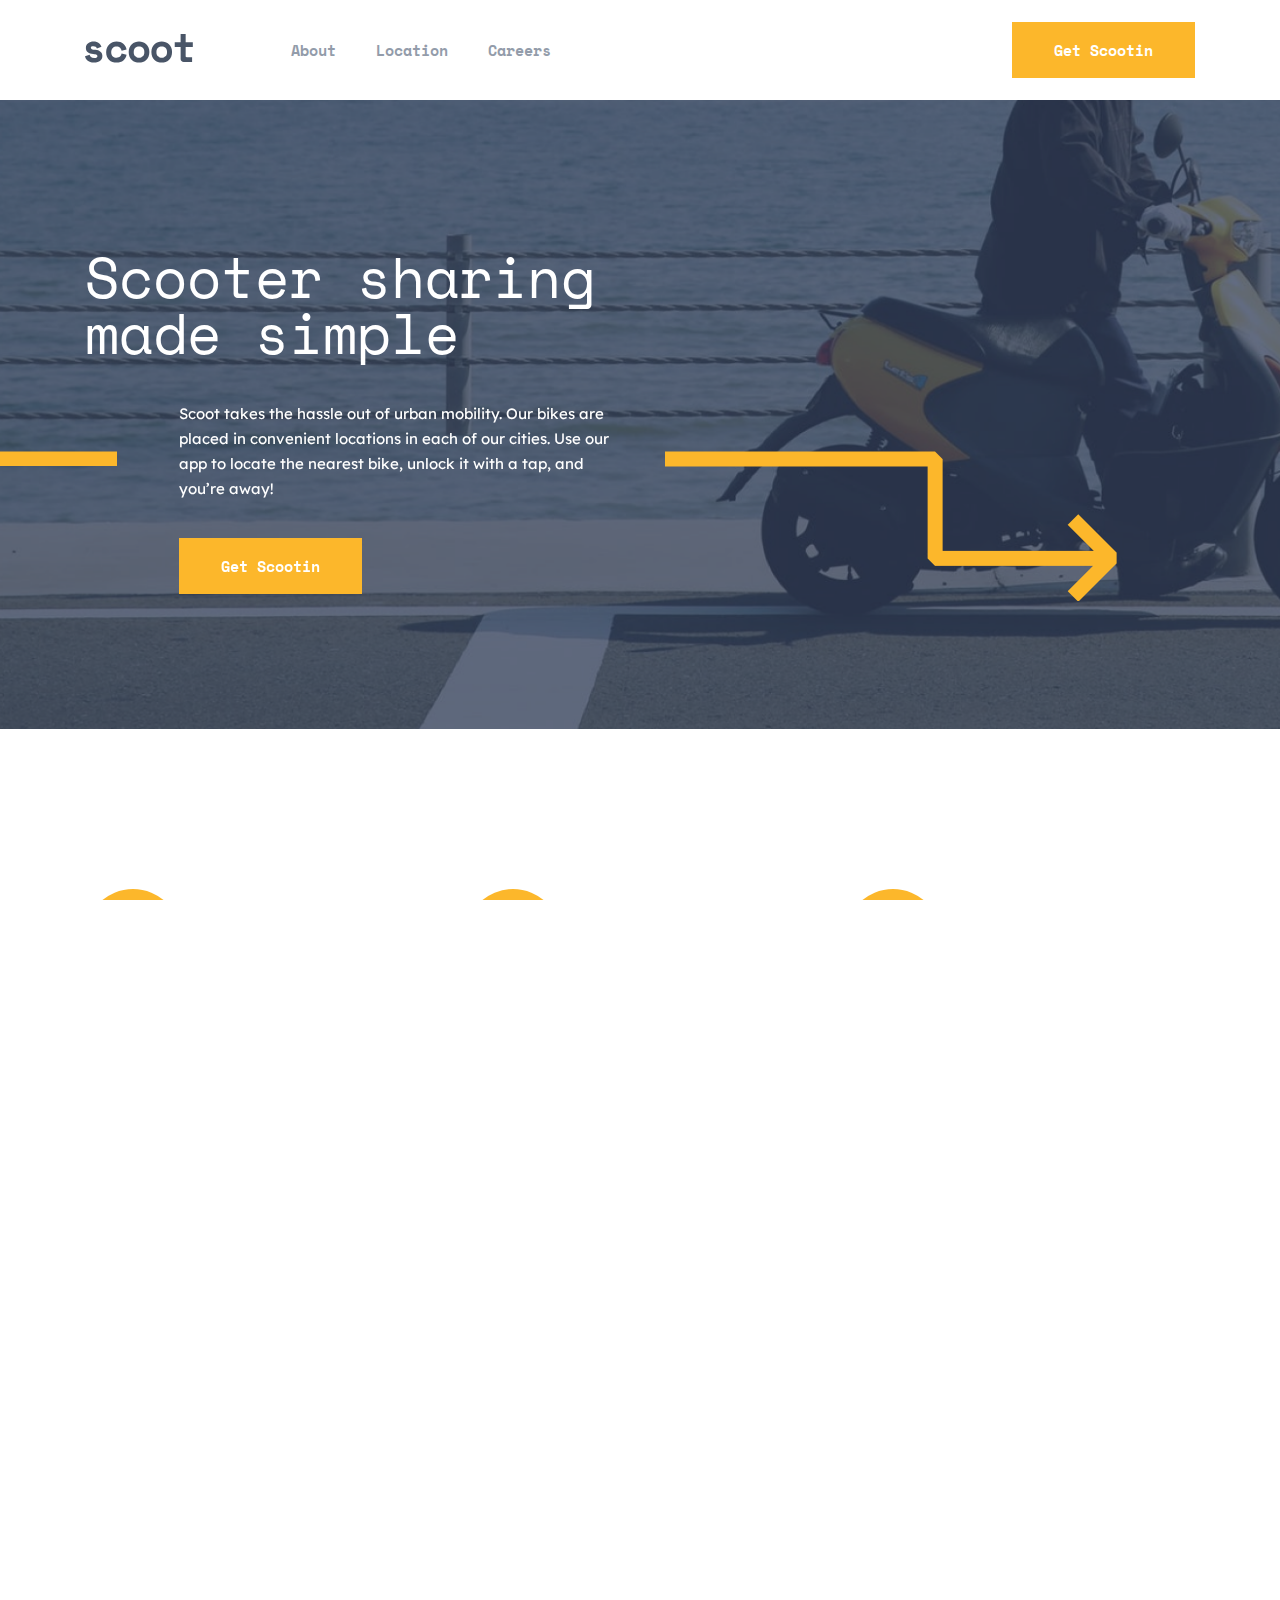
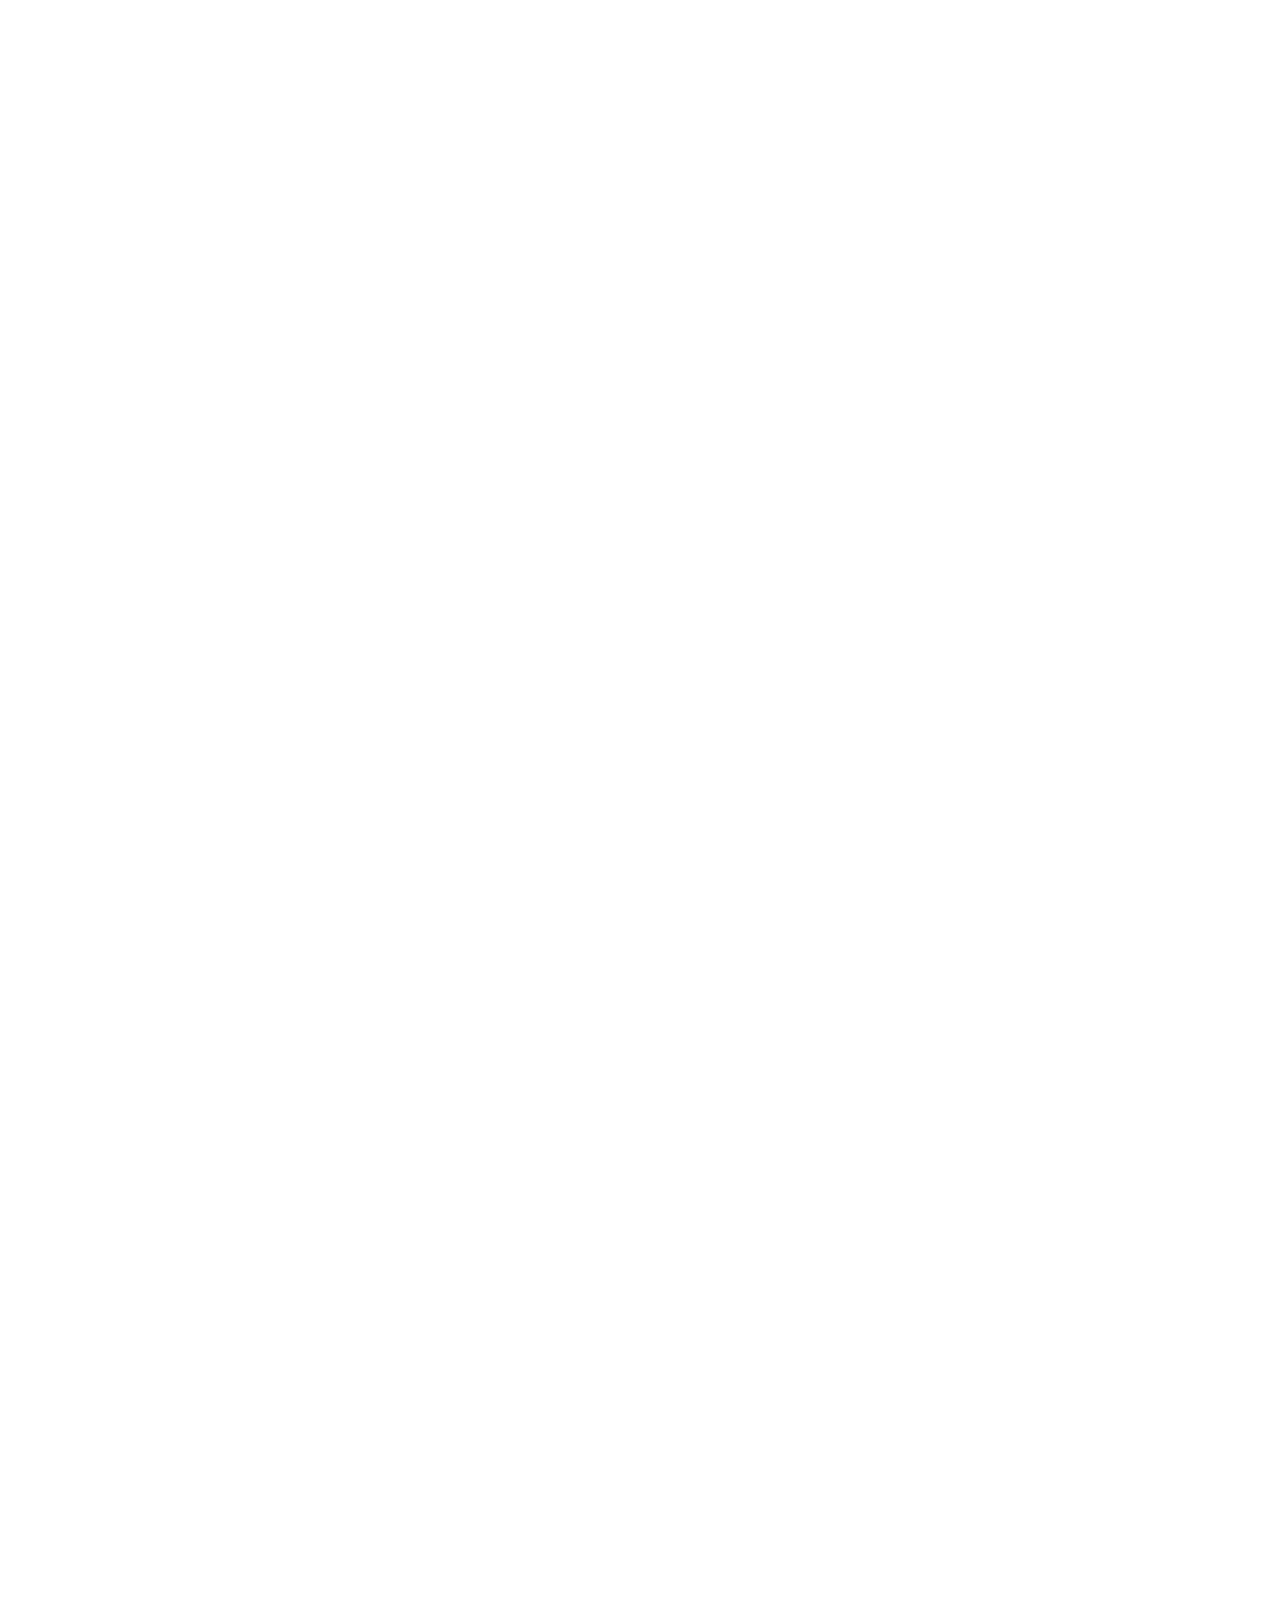
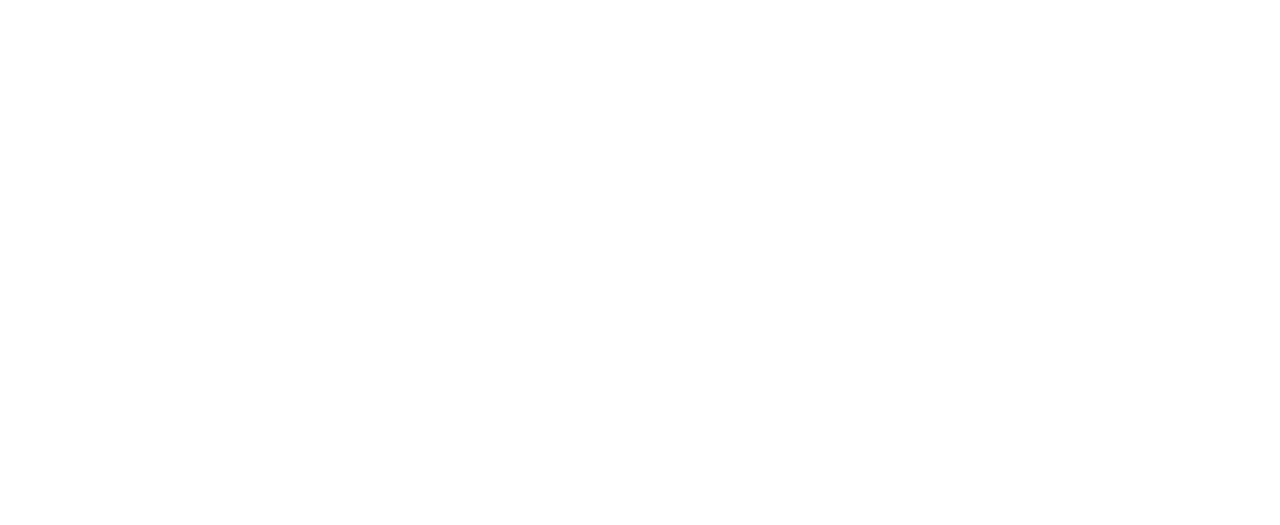
<file: public/index.html>
<!DOCTYPE html>
<html lang="en">
  <head>
    <meta charset="UTF-8" />
    <meta http-equiv="X-UA-Compatible" content="IE=edge" />
    <meta name="viewport" content="width=device-width, initial-scale=1.0" />
    <title>Scoot</title>
    <link rel="stylesheet" href="assets/css/styles.css" />
  </head>
  <body>
    <!--Header Start!  -->
    <header class="header bg-clr-all">
      <div class="top-nav max-wdth">
        <div class="logo-and-nav-box">
          <a href="#">
            <img src="./assets/images/svg/logo-black.svg" alt="Logo icon" />
          </a>
          <nav class="hed-nav">
            <ul class="hed-nav-list">
              <li class="hed-nav-list-item">
                <a href="./assets/pages/about.html" class="hed-nav-list-item-link">About</a>
              </li>
              <li class="hed-nav-list-item">
                <a href="./assets/pages/location.html" class="hed-nav-list-item-link">Location</a>
              </li>
              <li class="hed-nav-list-item">
                <a href="./assets/pages/careers.html" class="hed-nav-list-item-link">Careers</a>
              </li>
            </ul>
          </nav>
        </div>
        <a href="#" class="nav-get-link get-link">Get Scootin</a>
      </div>
    </header>
    <!--Header end!  -->
    <!-- Main Start! -->
    <main class="main">
      <!-- Hero Start! -->
      <section class="hero bg-clr-all">
        <div class="hero-box max-wdth">
          <div class="hero-box-text-box">
            <h1 class="hero-box-text-box-title">Scooter sharing made simple</h1>
            <div class="text-and-get-link-box">
              <p class="hero-box-text-box-text">
                Scoot takes the hassle out of urban mobility. Our bikes are
                placed in convenient locations in each of our cities. Use our
                app to locate the nearest bike, unlock it with a tap, and you’re
                away!
              </p>
              <a href="#" class="get-link">Get Scootin</a>
            </div>
          </div>
        </div>
      </section>
      <!-- Hero end! -->
      <!-- Card Start! -->
      <section class="hero-cards-container-bg bg-clr-all">
        <!-- <div class="hero-cards-box"> -->
        <div class="hero-cards-max max-wdth">
          <div class="path-hero-card"></div>
          <div class="hero-cards-max-card">
            <img
              src="./assets/images/svg/main-hero-card-img-one.svg"
              class="hero-cards-max-card-img"
              alt="Icon"
            />
            <div class="hero-cards-max-card-text-box">
              <h3 class="hero-cards-max-card-text-box-title">
                Locate with app
              </h3>
              <p class="hero-cards-max-card-text-box-text">
                Use the app to find the nearest scooter to you. We are
                continuously placing scooters in the areas with most demand, so
                one should never be too far away.
              </p>
            </div>
          </div>
          <div class="hero-cards-max-card">
            <img
              src="./assets/images/svg/main-hero-card-img-two.svg"
              class="hero-cards-max-card-img"
              alt="Icon"
            />
            <div class="hero-cards-max-card-text-box">
              <h3 class="hero-cards-max-card-text-box-title">
                Pick your scooter
              </h3>
              <p class="hero-cards-max-card-text-box-text">
                We show the most important info for the scooters closest to you.
                So you know how much charge they have left and can see roughly
                how much it will cost.
              </p>
            </div>
          </div>
          <div class="hero-cards-max-card">
            <img
              src="./assets/images/svg/main-hero-card-img-three.svg"
              class="hero-cards-max-card-img"
              alt="Icon"
            />
            <div class="hero-cards-max-card-text-box">
              <h3 class="hero-cards-max-card-text-box-title">Enjoy the ride</h3>
              <p class="hero-cards-max-card-text-box-text">
                Scan the QR code and the bike will unlock. Retract the cable
                lock, put on a helmet, and you’re off! Always lock bikes away
                from walkways and accessibility ramps.
              </p>
            </div>
          </div>
        </div>
        <!-- </div> -->
      </section>
      <!-- Card end! -->
      <!-- Info Container start! -->
      <section class="infofo-container-bg bg-clr-all">
        <div class="info-max max-wdth">
          <div class="info-row info-row-one">
            <div class="info-row-box-left">
              <div class="info-row-box-text-box">
                <h1 class="info-row-box-text-box-title">
                  Easy to use riding telemetry
                </h1>
                <p class="info-row-box-text-box-text">
                  The Scoot app is available with riding telemetry. This means
                  it can show you your average speed, how long you've been using
                  the scooter, your traveling distance, and many more things all
                  in an easy to use app.
                </p>
              </div>
              <button class="learn-link">Learn More</button>
            </div>
            <div class="info-row-box-rigth">
              <div class="info-row-box-rigth-bg-img info-bg-img-one"></div>
            </div>
          </div>
          <div class="info-row info-row-two">
            <div class="info-row-box-left">
              <div class="info-row-box-text-box">
                <h1 class="info-row-box-text-box-title">
                  Coming to a city near you
                </h1>
                <p class="info-row-box-text-box-text">
                  Scoot is available in 4 major cities so far. We’re expanding
                  rapidly, so be sure to let us know if you want to see us in
                  your hometown. We’re aiming to let our scooters loose on 23
                  cities over the coming year.
                </p>
              </div>
              <button class="learn-link">Learn More</button>
            </div>
            <div class="info-row-box-rigth">
              <div class="info-row-box-rigth-bg-img info-bg-img-two"></div>
            </div>
          </div>
          <div class="info-row info-row-three">
            <div class="info-row-box-left">
              <div class="info-row-box-text-box">
                <h1 class="info-row-box-text-box-title">
                  Zero hassle payments
                </h1>
                <p class="info-row-box-text-box-text">
                  Our payment is as easy as one two three. We accept most credit
                  cards and debit cards. You can also link your PayPal account
                  inside the app. Need to pay later? No worries! You can defer
                  payment for up to a month.
                </p>
              </div>
              <button class="learn-link">Learn More</button>
            </div>
            <div class="info-row-box-rigth">
              <div class="info-row-box-rigth-bg-img info-bg-img-three"></div>
            </div>
          </div>
        </div>
      </section>
      <!-- Info Container end! -->
      <!-- Sign up container Start! -->
      <section class="sign-up-bg bg-clr-all">
        <div class="sign-up-bg-img"></div>
        <div class="sign-up-max max-wdth">
          <div class="sign-up-box-left">
            <h1 class="sign-up-box-left-title">Sign up and Scoot off today</h1>
          </div>
          <div class="sign-up-box-right">
            <div class="brand-box">
              <img src="./assets/images/svg/apple-icon.svg" alt="" />
              <div class="sign-up-box-right-text-box">
                <p class="sign-up-box-right-text-box-title">Available on the</p>
                <img src="./assets/images/svg/AppStore.svg" alt="">
              </div>
            </div>
            <div class="brand-box">
                <img src="./assets/images/svg/play-store-icon.svg" alt="" />
                <div class="sign-up-box-right-text-box">
                  <p class="sign-up-box-right-text-box-title">Get it on</p>
                  <img src="./assets/images/svg/GooglePlay.svg" alt="">
                </div>
              </div>
          </div>
        </div>
      </section>
      <!-- Sign up container end! -->
    </main>
    <!-- Main end! -->
    <!-- Footer Start!-->
    <footer class="footer bg-clr-all">
      <div class="bot-nav max-wdth">
        <div class="logo-and-nav-box">
          <a href="#">
            <img src="./assets/images/svg/logo-white.svg" alt="Logo icon" />
          </a>
          <nav class="fot-nav">
            <ul class="fot-nav-list">
              <li class="fot-nav-list-item">
                <a href="./assets/pages/about.html" class="fot-nav-list-item-link clr-dim-gray">About</a>
              </li>
              <li class="fot-nav-list-item">
                <a href="./assets/pages/location.html" class="fot-nav-list-item-link clr-dim-gray">Location</a>
              </li>
              <li class="fot-nav-list-item">
                <a href="./assets/pages/careers.html" class="fot-nav-list-item-link clr-dim-gray">Careers</a>
              </li>
            </ul>
          </nav>
        </div>
        <div class="icons-box">
          <a href="#" class="fot-icon"><svg width="24" height="24" viewBox="0 0 24 24" fill="#ffffff" xmlns="http://www.w3.org/2000/svg">
            <path class="fot-iconb" d="M22.675 0H1.325C0.593 0 0 0.593 0 1.325V22.676C0 23.407 0.593 24 1.325 24H12.82V14.706H9.692V11.084H12.82V8.413C12.82 5.313 14.713 3.625 17.479 3.625C18.804 3.625 19.942 3.724 20.274 3.768V7.008L18.356 7.009C16.852 7.009 16.561 7.724 16.561 8.772V11.085H20.148L19.681 14.707H16.561V24H22.677C23.407 24 24 23.407 24 22.675V1.325C24 0.593 23.407 0 22.675 0Z" fill="#FCB72B"/>
            </svg></a>
          <a href="#" class="fot-icon"><svg width="24" height="20" viewBox="0 0 24 20" fill="none" xmlns="http://www.w3.org/2000/svg">
            <path class="fot-iconb"  d="M24 2.55699C23.117 2.94899 22.168 3.21299 21.172 3.33199C22.189 2.72299 22.97 1.75799 23.337 0.607986C22.386 1.17199 21.332 1.58199 20.21 1.80299C19.313 0.845986 18.032 0.247986 16.616 0.247986C13.437 0.247986 11.101 3.21399 11.819 6.29299C7.728 6.08799 4.1 4.12799 1.671 1.14899C0.381 3.36199 1.002 6.25699 3.194 7.72299C2.388 7.69699 1.628 7.47599 0.965 7.10699C0.911 9.38799 2.546 11.522 4.914 11.997C4.221 12.185 3.462 12.229 2.69 12.081C3.316 14.037 5.134 15.46 7.29 15.5C5.22 17.123 2.612 17.848 0 17.54C2.179 18.937 4.768 19.752 7.548 19.752C16.69 19.752 21.855 12.031 21.543 5.10599C22.505 4.41099 23.34 3.54399 24 2.55699Z" fill="#FCB72B"/>
            </svg>
            </a>
          <a href="#" class="fot-icon"><svg width="24" height="24" viewBox="0 0 24 24" fill="none" xmlns="http://www.w3.org/2000/svg">
            <path fill-rule="evenodd" clip-rule="evenodd" d="M12 0C8.741 0 8.333 0.014 7.053 0.072C2.695 0.272 0.273 2.69 0.073 7.052C0.014 8.333 0 8.741 0 12C0 15.259 0.014 15.668 0.072 16.948C0.272 21.306 2.69 23.728 7.052 23.928C8.333 23.986 8.741 24 12 24C15.259 24 15.668 23.986 16.948 23.928C21.302 23.728 23.73 21.31 23.927 16.948C23.986 15.668 24 15.259 24 12C24 8.741 23.986 8.333 23.928 7.053C23.732 2.699 21.311 0.273 16.949 0.073C15.668 0.014 15.259 0 12 0ZM12 2.163C15.204 2.163 15.584 2.175 16.85 2.233C20.102 2.381 21.621 3.924 21.769 7.152C21.827 8.417 21.838 8.797 21.838 12.001C21.838 15.206 21.826 15.585 21.769 16.85C21.62 20.075 20.105 21.621 16.85 21.769C15.584 21.827 15.206 21.839 12 21.839C8.796 21.839 8.416 21.827 7.151 21.769C3.891 21.62 2.38 20.07 2.232 16.849C2.174 15.584 2.162 15.205 2.162 12C2.162 8.796 2.175 8.417 2.232 7.151C2.381 3.924 3.896 2.38 7.151 2.232C8.417 2.175 8.796 2.163 12 2.163ZM5.838 12C5.838 8.597 8.597 5.838 12 5.838C15.403 5.838 18.162 8.597 18.162 12C18.162 15.404 15.403 18.163 12 18.163C8.597 18.163 5.838 15.403 5.838 12ZM12 16C9.791 16 8 14.21 8 12C8 9.791 9.791 8 12 8C14.209 8 16 9.791 16 12C16 14.21 14.209 16 12 16ZM16.965 5.595C16.965 4.8 17.61 4.155 18.406 4.155C19.201 4.155 19.845 4.8 19.845 5.595C19.845 6.39 19.201 7.035 18.406 7.035C17.61 7.035 16.965 6.39 16.965 5.595Z" fill="#FCB72B"/>
            </svg></a>
        </div>
      </div>
    </footer>
    <!-- Footer end!-->
  </body>
</html>
</file>
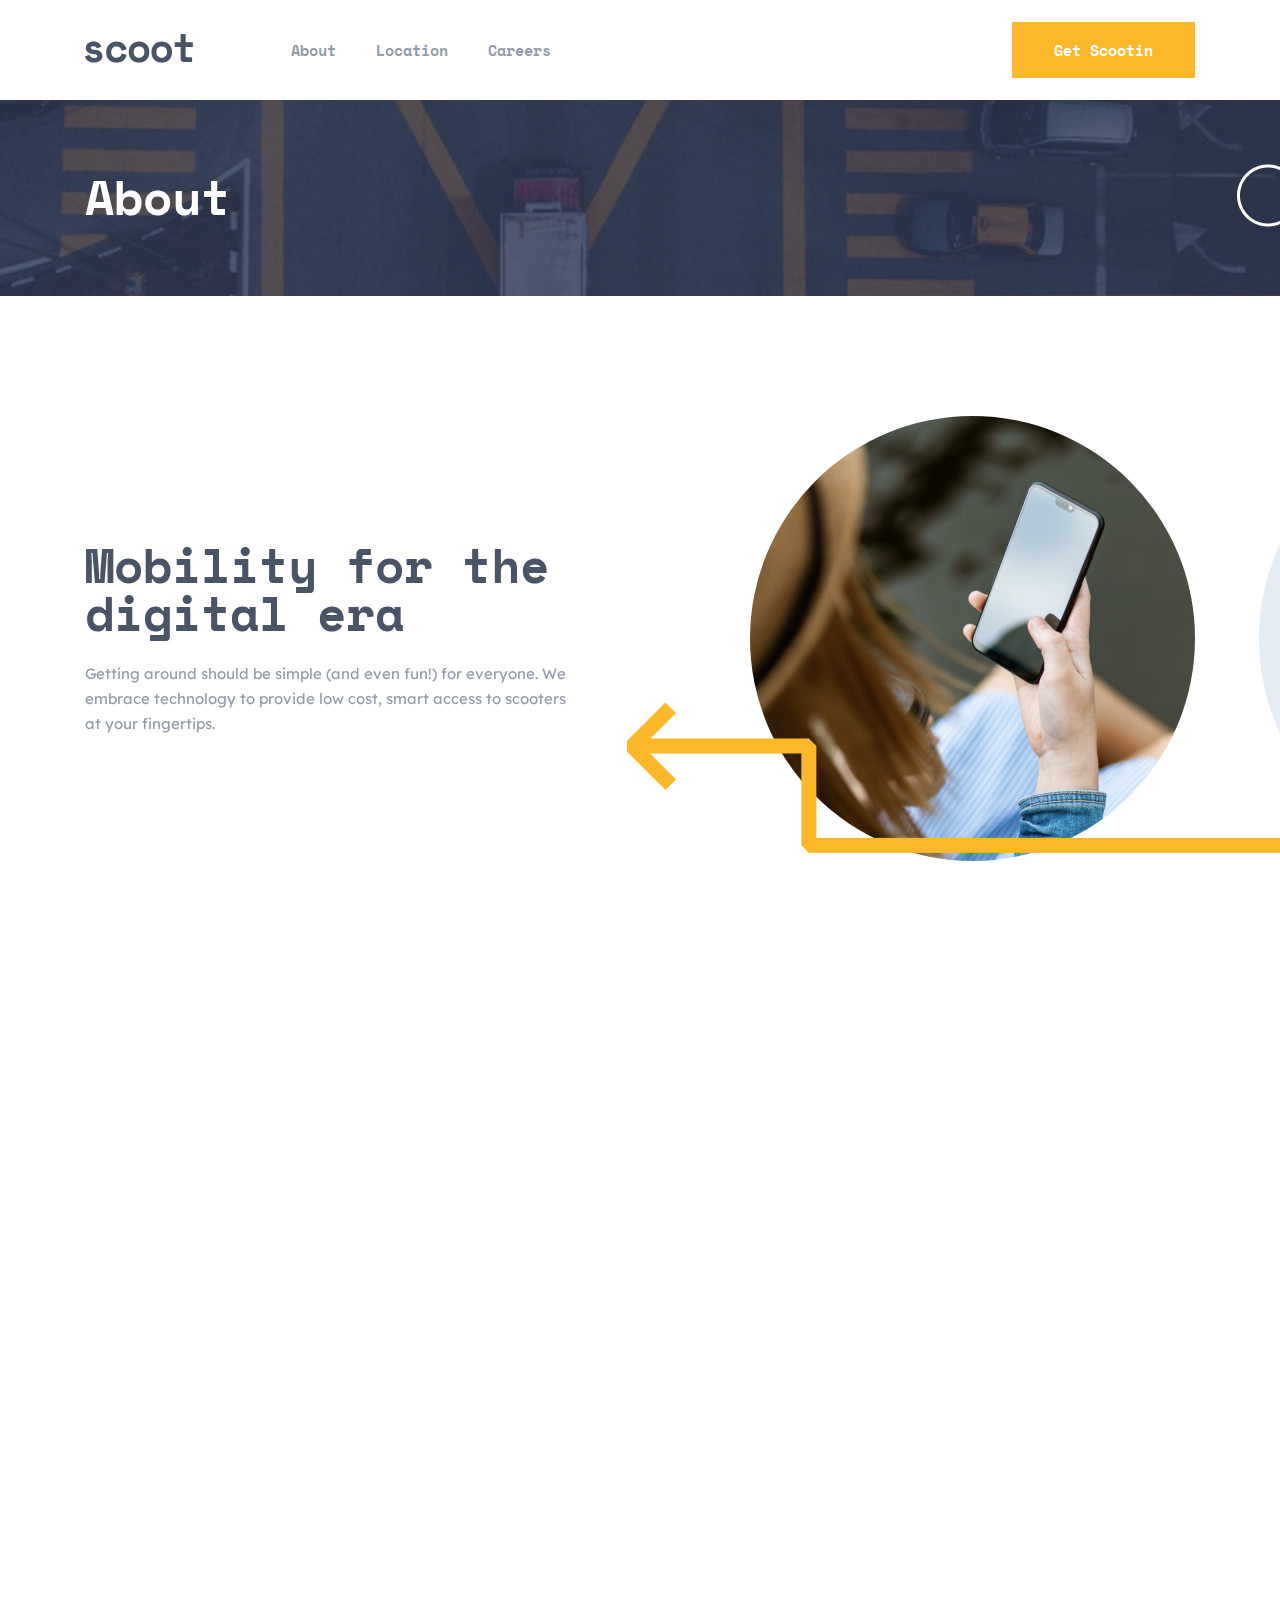
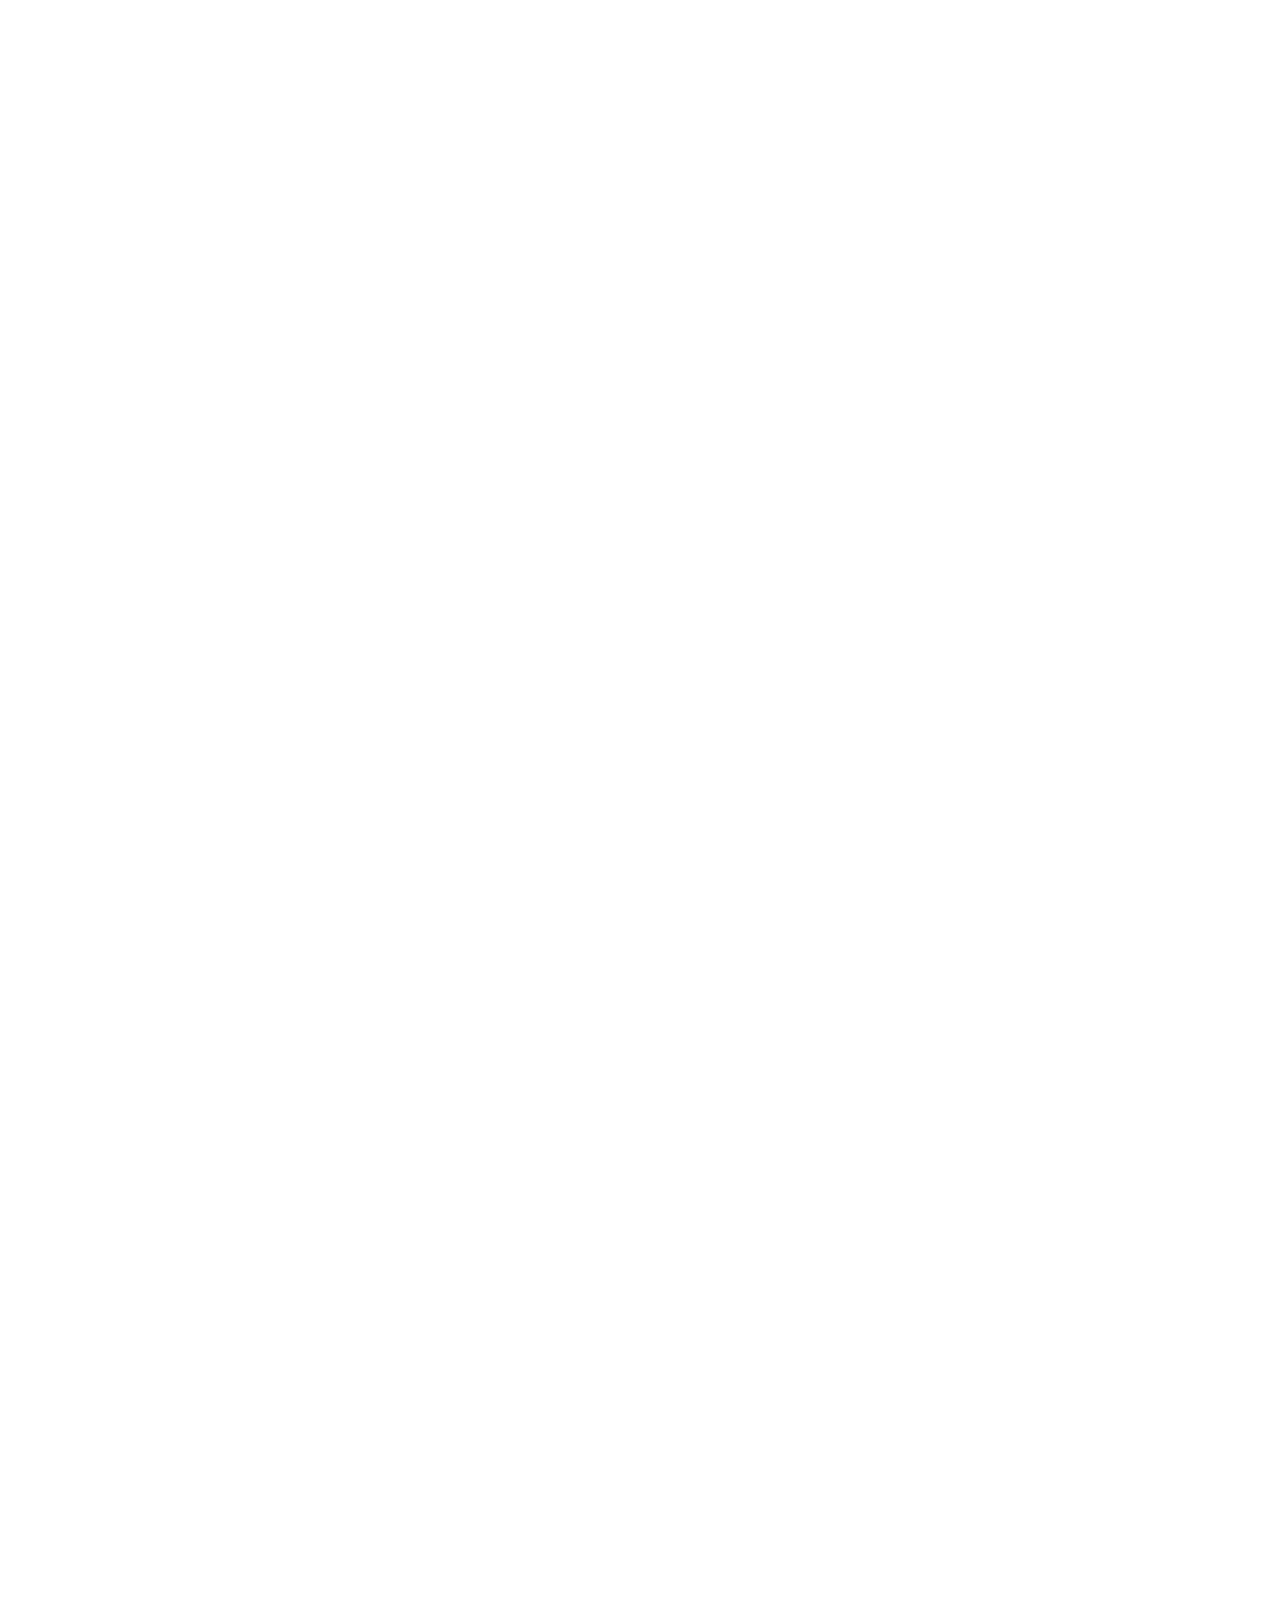
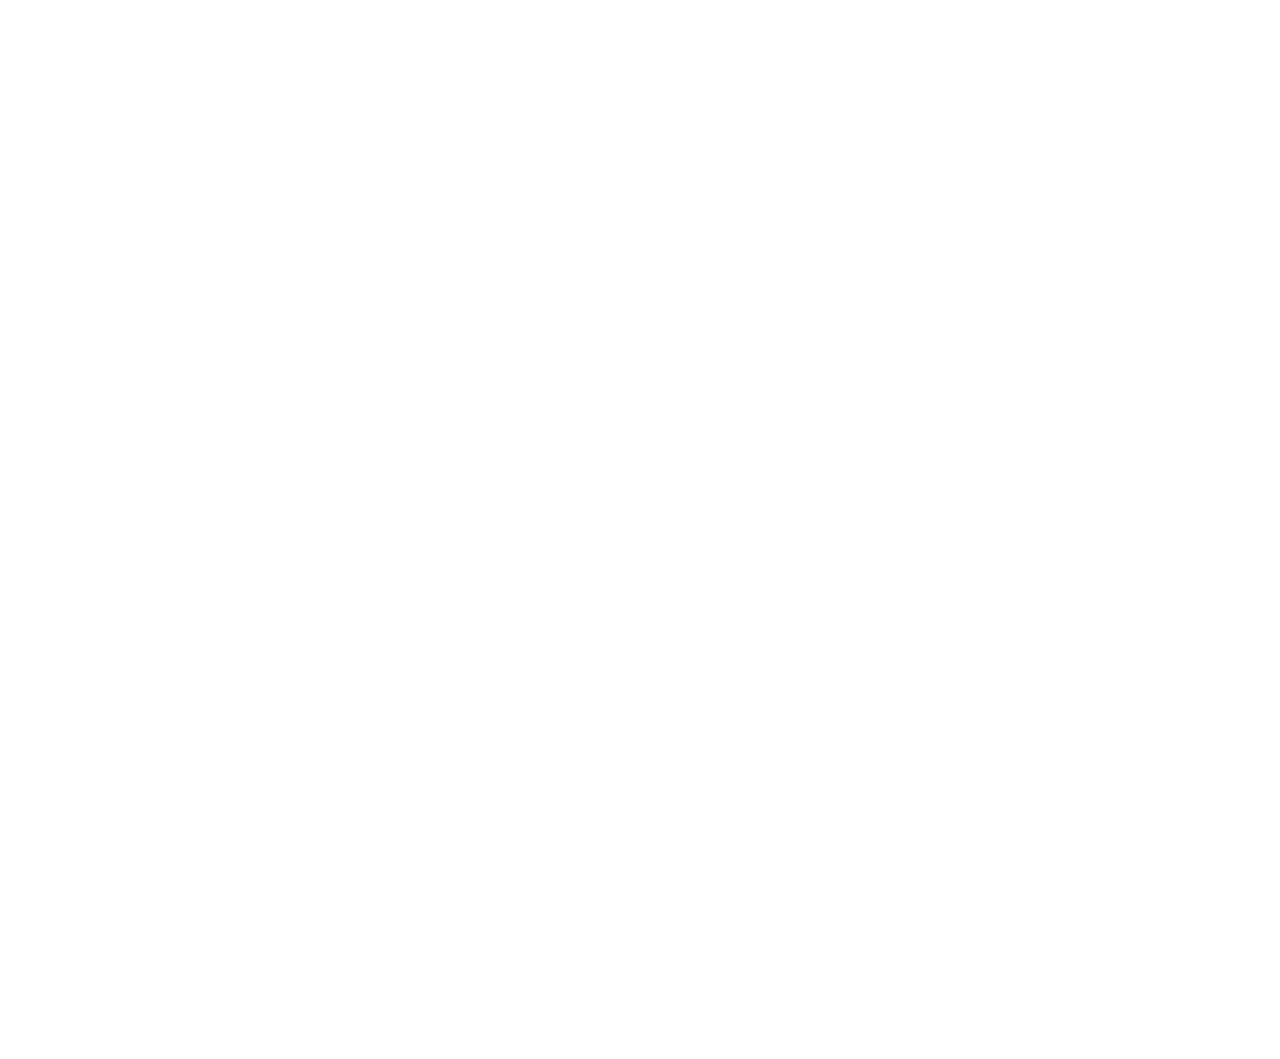
<file: public/assets/pages/about.html>
<!DOCTYPE html>
<html lang="en">
  <head>
    <meta charset="UTF-8" />
    <meta http-equiv="X-UA-Compatible" content="IE=edge" />
    <meta name="viewport" content="width=device-width, initial-scale=1.0" />
    <title>Scoot</title>
    <link rel="stylesheet" href="..//css/styles.css" />
  </head>
  <body>
    <!--Header Start!  -->
    <header class="header bg-clr-all">
      <div class="top-nav max-wdth">
        <div class="logo-and-nav-box">
          <a href="../../index.html">
            <img src="..//images/svg/logo-black.svg" alt="Logo icon" />
          </a>
          <nav class="hed-nav">
            <ul class="hed-nav-list">
              <li class="hed-nav-list-item">
                <a href="#" class="hed-nav-list-item-link">About</a>
              </li>
              <li class="hed-nav-list-item">
                <a href="./location.html" class="hed-nav-list-item-link">Location</a>
              </li>
              <li class="hed-nav-list-item">
                <a href="./careers.html" class="hed-nav-list-item-link">Careers</a>
              </li>
            </ul>
          </nav>
        </div>
        <a href="#" class="nav-get-link get-link">Get Scootin</a>
      </div>
    </header>
    <!--Header end!  -->
    <!-- Main Start! -->
    <main class="main">
      <!-- Hero bg box Start! -->
      <div class="about-hero-bg-box">
        <div class="about-hero max-wdth">
          <h1 class="about-hero-title">About</h1>
        </div>
      </div>
      <!-- Hero bg box end! -->
      <!-- Info Container start! -->
      <section class="infofo-container-bg bg-clr-all">
        <div class="info-max info-max-about max-wdth">
          <div class="info-row info-row-one">
            <div class="info-row-box-left">
              <div class="info-row-box-text-box">
                <h1 class="info-row-box-text-box-title">
                  Mobility for the digital era
                </h1>
                <p class="info-row-box-text-box-text">
                  Getting around should be simple (and even fun!) for everyone.
                  We embrace technology to provide low cost, smart access to
                  scooters at your fingertips.
                </p>
              </div>
            </div>
            <div class="info-row-box-rigth">
              <div
                class="info-row-box-rigth-bg-img about-info-bg-img-one"
              ></div>
            </div>
          </div>
          <div class="info-row info-row-two">
            <div class="info-row-box-left">
              <div class="info-row-box-text-box">
                <h1 class="info-row-box-text-box-title">Better urban living</h1>
                <p class="info-row-box-text-box-text">
                  We’re helping connect cities and bring people closer together.
                  Our scooters are also fully-electric and we offset the minimal
                  carbon footprint for each ride.
                </p>
              </div>
            </div>
            <div class="info-row-box-rigth">
              <div
                class="info-row-box-rigth-bg-img about-info-bg-img-two"
              ></div>
            </div>
          </div>
        </div>
      </section>
      <!-- Info Container end! -->
      <!-- Our values Start! -->
      <section class="our-values-bg bg-clr-all">
        <img
          src="../images/svg/primary-rounded.png"
          class="about-prmary-rounded"
          alt=""
        />
        <div class="our-values-max max-wdth">
          <h1 class="our-values-title">Our values</h1>
          <div class="ourval-card-row">
            <div class="our-values-card">
              <div
                class="our-values-card-bg-img-box our-val-bg-img-box-one"
              ></div>
              <div class="our-values-card-text-box">
                <h3 class="our-value-card-title">Our tech</h3>
                <p class="our-value-card-text">
                  We’re using cutting edge technology to drive accessible urban
                  transportation forward. Our fully electric scooters are a joy
                  to ride!
                </p>
              </div>
            </div>
            <div class="our-values-card">
              <div
                class="our-values-card-bg-img-box our-val-bg-img-box-two"
              ></div>
              <div class="our-values-card-text-box">
                <h3 class="our-value-card-title">Our integrity</h3>
                <p class="our-value-card-text">
                  We are fully committed to deliver a great yet safe,
                  sustainable micro-mobility experience in every city we serve.
                </p>
              </div>
            </div>
            <div class="our-values-card">
              <div
                class="our-values-card-bg-img-box our-val-bg-img-box-three"
              ></div>
              <div class="our-values-card-text-box">
                <h3 class="our-value-card-title">Our community</h3>
                <p class="our-value-card-text">
                  We support every community we serve. All workers are paid a
                  living wage based on their location and are Scoot employees.
                </p>
              </div>
            </div>
          </div>
        </div>
      </section>
      <!-- Our values end! -->
      <!-- Faq Start! -->
      <div class="faq-bg bg-clr-all">
        <div class="faq-max max-wdth">
          <h1 class="faq-title">FAQs</h1>
          <div class="faq-row">
            <div class="faq-row-title-box">
              <h1 class="faq-row-title">How it works</h1>
            </div>
            <div class="faq-row-dropdown-box">
              <div class="faq-dropdown-box">
                <h1 class="faq-dropdawn-title">How do I download the app?</h1>
                <p class="faq-dropdawn-text">
                  To download the Scoot app, you can search “Scoot” in both the
                  App and Google Play stores. An even simpler way to do it would
                  be to click the relevant link at the bottom of this page and
                  you’ll be re-directed to the correct page.
                </p>
              </div>
              <div class="faq-dropdown-box">
                <h1 class="faq-dropdawn-title">
                  Can I find a nearby Scoots? the app?
                </h1>
              </div>
              <div class="faq-dropdown-box">
                <h1 class="faq-dropdawn-title">Do I need a license to ride?</h1>
              </div>
            </div>
          </div>
          <div class="faq-row">
            <div class="faq-row-title-box">
              <h1 class="faq-row-title">Safe driving</h1>
            </div>
            <div class="faq-row-dropdown-box">
              <div class="faq-dropdown-box">
                <h1 class="faq-dropdawn-title">Should I wear a helmet?</h1>
                <p class="faq-dropdawn-text">
                  Yes, please do! All cities have different laws. But we
                  strongly strongly strongly recommend always wearing a helmet
                  regardless of the local laws. We like you and we want you to
                  be as safe as possible while Scooting.
                </p>
              </div>
              <div class="faq-dropdown-box">
                <h1 class="faq-dropdawn-title">
                  How about the rules & regulations?
                </h1>
              </div>
              <div class="faq-dropdown-box">
                <h1 class="faq-dropdawn-title">What if I damage my Scoot?</h1>
              </div>
            </div>
          </div>
        </div>
      </div>
      <!-- Faq end! -->
      <!-- Sign up container Start! -->
      <section class="sign-up-bg bg-clr-all">
        <div class="sign-up-bg-img"></div>
        <div class="sign-up-max max-wdth">
          <div class="sign-up-box-left">
            <h1 class="sign-up-box-left-title">Sign up and Scoot off today</h1>
          </div>
          <div class="sign-up-box-right">
            <div class="brand-box">
              <img src="../images/svg/apple-icon.svg" alt="" />
              <div class="sign-up-box-right-text-box">
                <p class="sign-up-box-right-text-box-title">Available on the</p>
                <img src="../images/svg/AppStore.svg" alt="" />
              </div>
            </div>
            <div class="brand-box">
              <img src="../images/svg/play-store-icon.svg" alt="" />
              <div class="sign-up-box-right-text-box">
                <p class="sign-up-box-right-text-box-title">Get it on</p>
                <img src="../images/svg/GooglePlay.svg" alt="" />
              </div>
            </div>
          </div>
        </div>
      </section>
      <!-- Sign up container end! -->
    </main>
    <!-- Main end! -->
    <!-- Footer Start!-->
    <footer class="footer bg-clr-all">
      <div class="bot-nav max-wdth">
        <div class="logo-and-nav-box">
          <a href="../../index.html">
            <img src="..//images/svg/logo-white.svg" alt="Logo icon" />
          </a>
          <nav class="fot-nav">
            <ul class="fot-nav-list">
              <li class="fot-nav-list-item">
                <a href="#" class="fot-nav-list-item-link clr-dim-gray"
                  >About</a
                >
              </li>
              <li class="fot-nav-list-item">
                <a href="./location.html" class="fot-nav-list-item-link clr-dim-gray"
                  >Location</a
                >
              </li>
              <li class="fot-nav-list-item">
                <a href="./careers.html" class="fot-nav-list-item-link clr-dim-gray"
                  >Careers</a
                >
              </li>
            </ul>
          </nav>
        </div>
        <div class="icons-box">
          <a href="#" class="fot-icon"
            ><svg
              width="24"
              height="24"
              viewBox="0 0 24 24"
              fill="#ffffff"
              xmlns="http://www.w3.org/2000/svg"
            >
              <path
                class="fot-iconb"
                d="M22.675 0H1.325C0.593 0 0 0.593 0 1.325V22.676C0 23.407 0.593 24 1.325 24H12.82V14.706H9.692V11.084H12.82V8.413C12.82 5.313 14.713 3.625 17.479 3.625C18.804 3.625 19.942 3.724 20.274 3.768V7.008L18.356 7.009C16.852 7.009 16.561 7.724 16.561 8.772V11.085H20.148L19.681 14.707H16.561V24H22.677C23.407 24 24 23.407 24 22.675V1.325C24 0.593 23.407 0 22.675 0Z"
                fill="#FCB72B"
              /></svg
          ></a>
          <a href="#" class="fot-icon"
            ><svg
              width="24"
              height="20"
              viewBox="0 0 24 20"
              fill="none"
              xmlns="http://www.w3.org/2000/svg"
            >
              <path
                class="fot-iconb"
                d="M24 2.55699C23.117 2.94899 22.168 3.21299 21.172 3.33199C22.189 2.72299 22.97 1.75799 23.337 0.607986C22.386 1.17199 21.332 1.58199 20.21 1.80299C19.313 0.845986 18.032 0.247986 16.616 0.247986C13.437 0.247986 11.101 3.21399 11.819 6.29299C7.728 6.08799 4.1 4.12799 1.671 1.14899C0.381 3.36199 1.002 6.25699 3.194 7.72299C2.388 7.69699 1.628 7.47599 0.965 7.10699C0.911 9.38799 2.546 11.522 4.914 11.997C4.221 12.185 3.462 12.229 2.69 12.081C3.316 14.037 5.134 15.46 7.29 15.5C5.22 17.123 2.612 17.848 0 17.54C2.179 18.937 4.768 19.752 7.548 19.752C16.69 19.752 21.855 12.031 21.543 5.10599C22.505 4.41099 23.34 3.54399 24 2.55699Z"
                fill="#FCB72B"
              />
            </svg>
          </a>
          <a href="#" class="fot-icon"
            ><svg
              width="24"
              height="24"
              viewBox="0 0 24 24"
              fill="none"
              xmlns="http://www.w3.org/2000/svg"
            >
              <path
                fill-rule="evenodd"
                clip-rule="evenodd"
                d="M12 0C8.741 0 8.333 0.014 7.053 0.072C2.695 0.272 0.273 2.69 0.073 7.052C0.014 8.333 0 8.741 0 12C0 15.259 0.014 15.668 0.072 16.948C0.272 21.306 2.69 23.728 7.052 23.928C8.333 23.986 8.741 24 12 24C15.259 24 15.668 23.986 16.948 23.928C21.302 23.728 23.73 21.31 23.927 16.948C23.986 15.668 24 15.259 24 12C24 8.741 23.986 8.333 23.928 7.053C23.732 2.699 21.311 0.273 16.949 0.073C15.668 0.014 15.259 0 12 0ZM12 2.163C15.204 2.163 15.584 2.175 16.85 2.233C20.102 2.381 21.621 3.924 21.769 7.152C21.827 8.417 21.838 8.797 21.838 12.001C21.838 15.206 21.826 15.585 21.769 16.85C21.62 20.075 20.105 21.621 16.85 21.769C15.584 21.827 15.206 21.839 12 21.839C8.796 21.839 8.416 21.827 7.151 21.769C3.891 21.62 2.38 20.07 2.232 16.849C2.174 15.584 2.162 15.205 2.162 12C2.162 8.796 2.175 8.417 2.232 7.151C2.381 3.924 3.896 2.38 7.151 2.232C8.417 2.175 8.796 2.163 12 2.163ZM5.838 12C5.838 8.597 8.597 5.838 12 5.838C15.403 5.838 18.162 8.597 18.162 12C18.162 15.404 15.403 18.163 12 18.163C8.597 18.163 5.838 15.403 5.838 12ZM12 16C9.791 16 8 14.21 8 12C8 9.791 9.791 8 12 8C14.209 8 16 9.791 16 12C16 14.21 14.209 16 12 16ZM16.965 5.595C16.965 4.8 17.61 4.155 18.406 4.155C19.201 4.155 19.845 4.8 19.845 5.595C19.845 6.39 19.201 7.035 18.406 7.035C17.61 7.035 16.965 6.39 16.965 5.595Z"
                fill="#FCB72B"
              />
            </svg>
          </a>
        </div>
      </div>
    </footer>
    <!-- Footer end!-->
  </body>
</html>
</file>
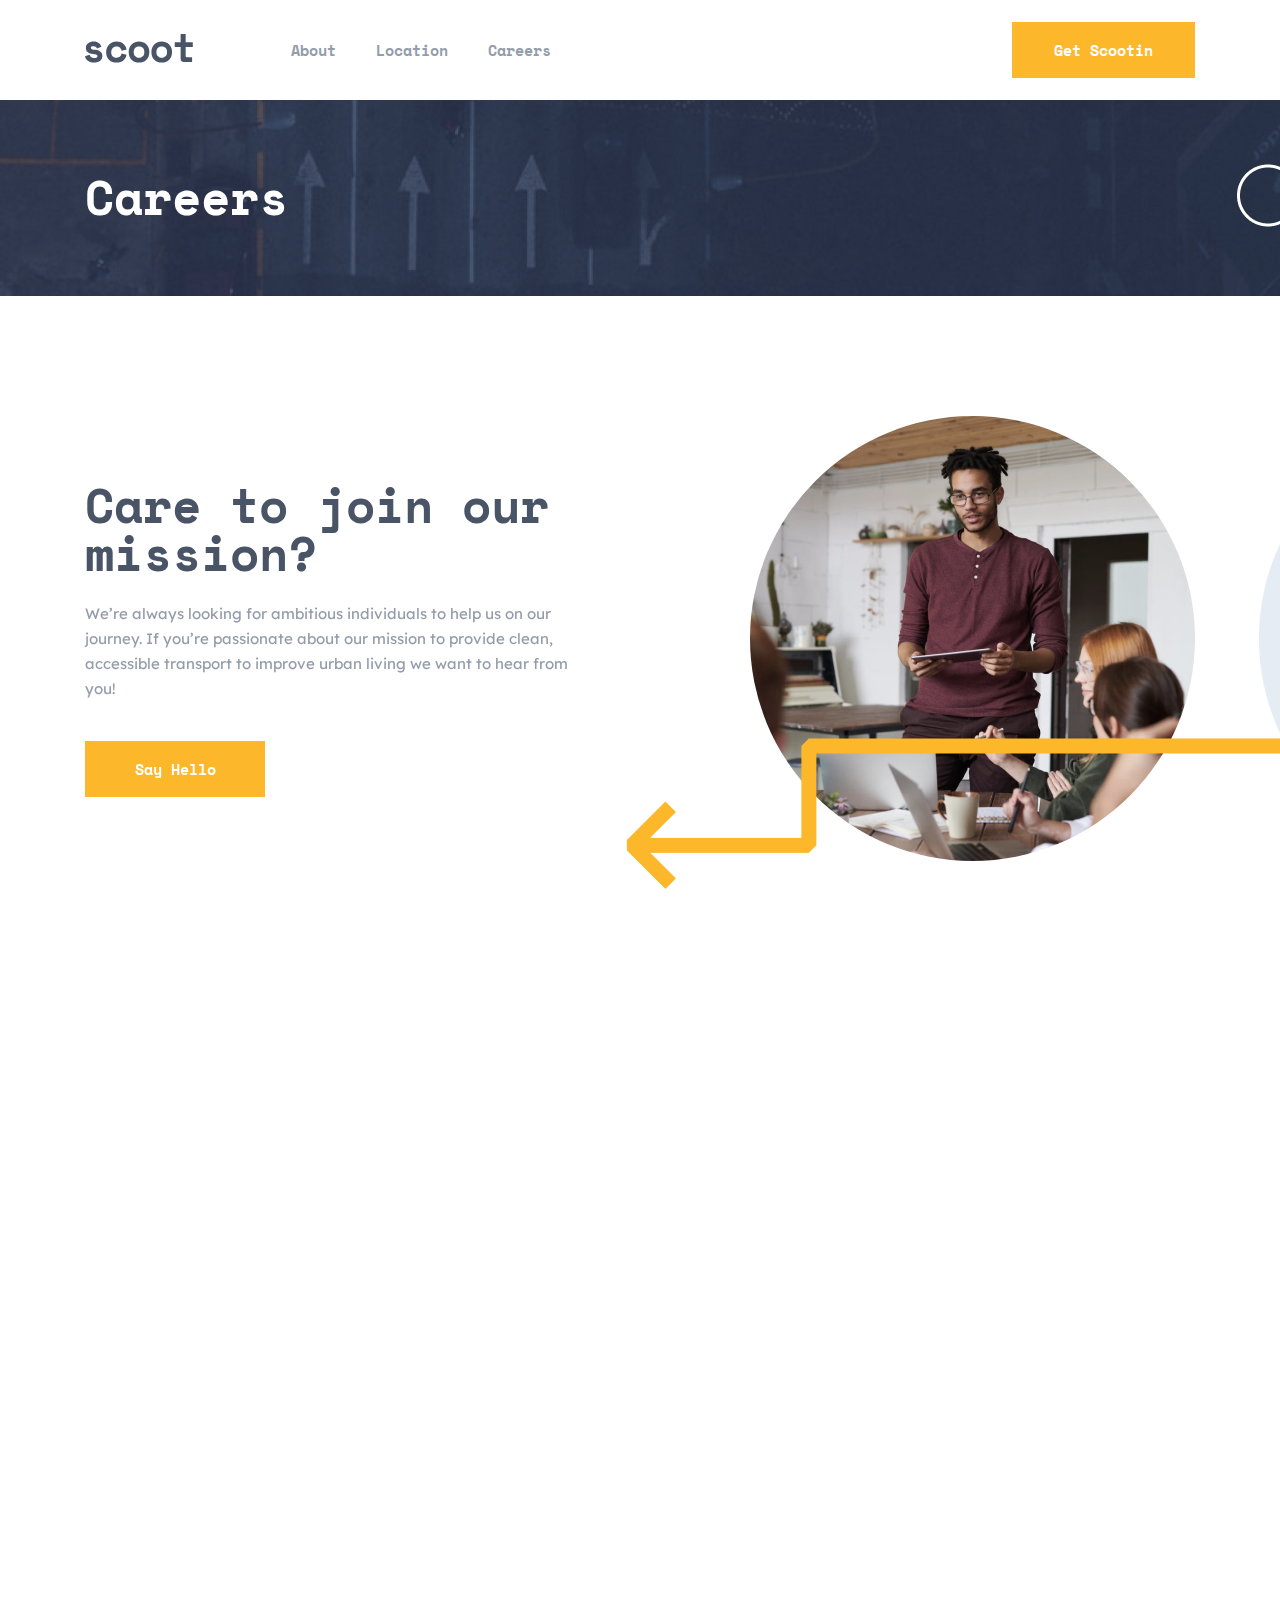
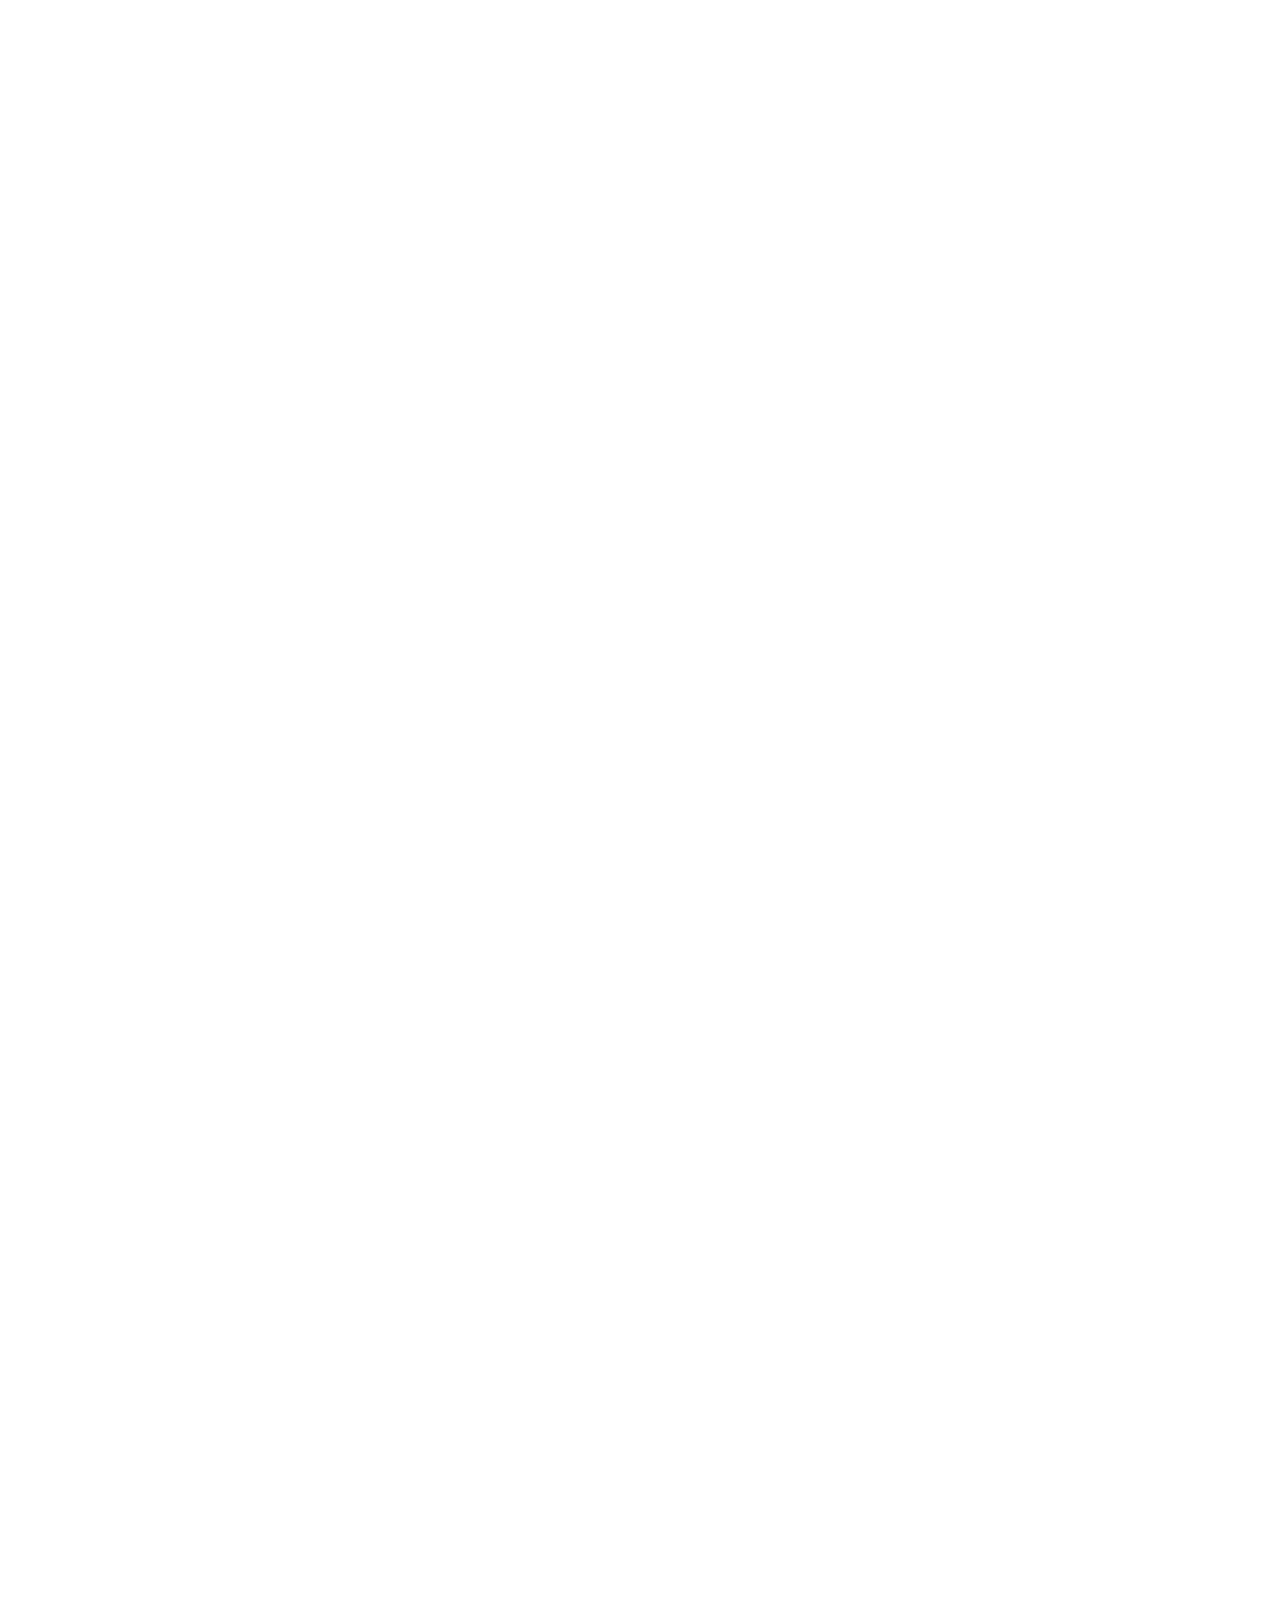
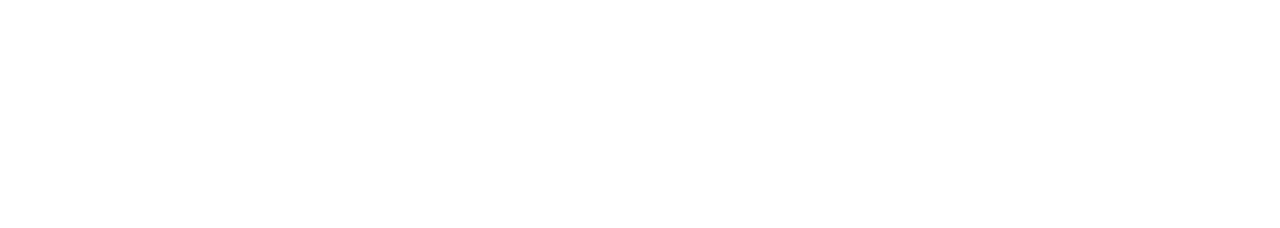
<file: public/assets/pages/careers.html>
<!DOCTYPE html>
<html lang="en">
  <head>
    <meta charset="UTF-8" />
    <meta http-equiv="X-UA-Compatible" content="IE=edge" />
    <meta name="viewport" content="width=device-width, initial-scale=1.0" />
    <title>Scoot</title>
    <link rel="stylesheet" href="..//css/styles.css" />
  </head>
  <body>
    <!--Header Start!  -->
    <header class="header bg-clr-all">
      <div class="top-nav max-wdth">
        <div class="logo-and-nav-box">
          <a href="../../index.html">
            <img src="..//images/svg/logo-black.svg" alt="Logo icon" />
          </a>
          <nav class="hed-nav">
            <ul class="hed-nav-list">
              <li class="hed-nav-list-item">
                <a href="./about.html" class="hed-nav-list-item-link">About</a>
              </li>
              <li class="hed-nav-list-item">
                <a href="./location.html" class="hed-nav-list-item-link"
                  >Location</a
                >
              </li>
              <li class="hed-nav-list-item">
                <a href="./careers.html" class="hed-nav-list-item-link"
                  >Careers</a
                >
              </li>
            </ul>
          </nav>
        </div>
        <a href="#" class="nav-get-link get-link">Get Scootin</a>
      </div>
    </header>
    <!--Header end!  -->
    <!-- Main Start! -->
    <main class="main">
      <!-- Hero bg box Start! -->
      <div class="careers-hero-bg about-hero-bg-box careers-hero-bg">
        <div class="about-hero max-wdth">
          <h1 class="about-hero-title">Careers</h1>
        </div>
      </div>
      <!-- Hero bg box end! -->
      <!-- Info Container start! -->
      <section class="infofo-container-bg bg-clr-all">
        <div class="info-max careers-hero max-wdth">
          <div class="info-row info-row-one">
            <div class="info-row-box-left">
              <div class="info-row-box-text-box">
                <h1 class="info-row-box-text-box-title">
                  Care to join our mission?
                </h1>
                <p class="info-row-box-text-box-text">
                  We’re always looking for ambitious individuals to help us on
                  our journey. If you’re passionate about our mission to provide
                  clean, accessible transport to improve urban living we want to
                  hear from you!
                </p>
              </div>
              <button class="learn-link">Say Hello</button>
            </div>
            <div class="info-row-box-rigth">
              <div
                class="info-row-box-rigth-bg-img info-bg-img-one info-careers-bg-img-one"
              ></div>
            </div>
          </div>
        </div>
      </section>
      <!-- Info Container end! -->
      <!-- why join Start! -->
      <section class="our-values-bg bg-clr-all">
        <img
          src="../images/svg/primary-rounded.png"
          class="about-prmary-rounded"
          alt=""
        />
        <div class="our-values-max max-wdth">
          <h1 class="our-values-title">Why join us?</h1>
          <div class="ourval-card-row">
            <div class="our-values-card">
              <div
                class="our-values-card-bg-img-box our-val-bg-img-box-one"
              ></div>
              <div class="our-values-card-text-box">
                <h3 class="our-value-card-title">Our tech</h3>
                <p class="our-value-card-text">
                  We’re using cutting edge technology to drive accessible urban
                  transportation forward. Our fully electric scooters are a joy
                  to ride!
                </p>
              </div>
            </div>
            <div class="our-values-card">
              <div
                class="our-values-card-bg-img-box our-val-bg-img-box-two"
              ></div>
              <div class="our-values-card-text-box">
                <h3 class="our-value-card-title">Our integrity</h3>
                <p class="our-value-card-text">
                  We are fully committed to deliver a great yet safe,
                  sustainable micro-mobility experience in every city we serve.
                </p>
              </div>
            </div>
            <div class="our-values-card">
              <div
                class="our-values-card-bg-img-box our-val-bg-img-box-three"
              ></div>
              <div class="our-values-card-text-box">
                <h3 class="our-value-card-title">Our community</h3>
                <p class="our-value-card-text">
                  We support every community we serve. All workers are paid a
                  living wage based on their location and are Scoot employees.
                </p>
              </div>
            </div>
          </div>
        </div>
      </section>
      <!-- Our values end! -->
      <!-- Faq Start! -->
      <div class="btns-bg bg-clr-all">
        <div class="btns-max max-wdth">
            <div class="btns-row">
              <div class="btns-row-text-box">
                <h3 class="btns-title">General Manager</h3>
                <p class="btns-text">Jakarta, Indonesia</p>
              </div>
              <a href="#" class="get-link btns-link ">Apply</a>
            </div>
            <div class="btns-row">
              <div class="btns-row-text-box">
                <h3 class="btns-title">UI/UX Designer</h3>
                <p class="btns-text">Yokohama, Japan</p>
              </div>
              <a href="#" class="get-link btns-link">Apply</a>
            </div>
            <div class="btns-row">
              <div class="btns-row-text-box">
                <h3 class="btns-title">Blog Content Copywriter</h3>
                <p class="btns-text">New York, United States</p>
              </div>
              <a href="#" class="get-link btns-link">Apply</a>
            </div>
            <div class="btns-row">
              <div class="btns-row-text-box">
                <h3 class="btns-title">Graphic Designer</h3>
                <p class="btns-text">New York, United States</p>
              </div>
              <a href="#" class="get-link btns-link">Apply</a>
            </div>
            <div class="btns-row">
              <div class="btns-row-text-box">
                <h3 class="btns-title">Fleet Supervisor</h3>
                <p class="btns-text">Jakarta, Indonesia</p>
              </div>
              <a href="#" class="get-link btns-link">Apply</a>
            </div>
            <div class="btns-row">
              <div class="btns-row-text-box">
                <h3 class="btns-title">UX Analyst</h3>
                <p class="btns-text">London, United Kingdom</p>
              </div>
              <a href="#" class="get-link btns-link">Apply</a>
            </div>
        </div>
      </div>

      <!-- Faq end! -->
      <!-- Sign up container Start! -->
      <section class="sign-up-bg bg-clr-all">
        <div class="sign-up-bg-img"></div>
        <div class="sign-up-max max-wdth">
          <div class="sign-up-box-left">
            <h1 class="sign-up-box-left-title">Sign up and Scoot off today</h1>
          </div>
          <div class="sign-up-box-right">
            <div class="brand-box">
              <img src="../images/svg/apple-icon.svg" alt="" />
              <div class="sign-up-box-right-text-box">
                <p class="sign-up-box-right-text-box-title">Available on the</p>
                <img src="../images/svg/AppStore.svg" alt="" />
              </div>
            </div>
            <div class="brand-box">
              <img src="../images/svg/play-store-icon.svg" alt="" />
              <div class="sign-up-box-right-text-box">
                <p class="sign-up-box-right-text-box-title">Get it on</p>
                <img src="../images/svg/GooglePlay.svg" alt="" />
              </div>
            </div>
          </div>
        </div>
      </section>
      <!-- Sign up container end! -->
    </main>
    <!-- Main end! -->
    <!-- Footer Start!-->
    <footer class="footer bg-clr-all">
      <div class="bot-nav max-wdth">
        <div class="logo-and-nav-box">
          <a href="../../index.html">
            <img src="..//images/svg/logo-white.svg" alt="Logo icon" />
          </a>
          <nav class="fot-nav">
            <ul class="fot-nav-list">
              <li class="fot-nav-list-item">
                <a href="./about.html" class="fot-nav-list-item-link clr-dim-gray"
                  >About</a
                >
              </li>
              <li class="fot-nav-list-item">
                <a href="./location.html" class="fot-nav-list-item-link clr-dim-gray"
                  >Location</a
                >
              </li>
              <li class="fot-nav-list-item">
                <a href="./careers.html" class="fot-nav-list-item-link clr-dim-gray"
                  >Careers</a
                >
              </li>
            </ul>
          </nav>
        </div>
        <div class="icons-box">
          <a href="#" class="fot-icon"
            ><svg
              width="24"
              height="24"
              viewBox="0 0 24 24"
              fill="#ffffff"
              xmlns="http://www.w3.org/2000/svg"
            >
              <path
                class="fot-iconb"
                d="M22.675 0H1.325C0.593 0 0 0.593 0 1.325V22.676C0 23.407 0.593 24 1.325 24H12.82V14.706H9.692V11.084H12.82V8.413C12.82 5.313 14.713 3.625 17.479 3.625C18.804 3.625 19.942 3.724 20.274 3.768V7.008L18.356 7.009C16.852 7.009 16.561 7.724 16.561 8.772V11.085H20.148L19.681 14.707H16.561V24H22.677C23.407 24 24 23.407 24 22.675V1.325C24 0.593 23.407 0 22.675 0Z"
                fill="#FCB72B"
              /></svg
          ></a>
          <a href="#" class="fot-icon"
            ><svg
              width="24"
              height="20"
              viewBox="0 0 24 20"
              fill="none"
              xmlns="http://www.w3.org/2000/svg"
            >
              <path
                class="fot-iconb"
                d="M24 2.55699C23.117 2.94899 22.168 3.21299 21.172 3.33199C22.189 2.72299 22.97 1.75799 23.337 0.607986C22.386 1.17199 21.332 1.58199 20.21 1.80299C19.313 0.845986 18.032 0.247986 16.616 0.247986C13.437 0.247986 11.101 3.21399 11.819 6.29299C7.728 6.08799 4.1 4.12799 1.671 1.14899C0.381 3.36199 1.002 6.25699 3.194 7.72299C2.388 7.69699 1.628 7.47599 0.965 7.10699C0.911 9.38799 2.546 11.522 4.914 11.997C4.221 12.185 3.462 12.229 2.69 12.081C3.316 14.037 5.134 15.46 7.29 15.5C5.22 17.123 2.612 17.848 0 17.54C2.179 18.937 4.768 19.752 7.548 19.752C16.69 19.752 21.855 12.031 21.543 5.10599C22.505 4.41099 23.34 3.54399 24 2.55699Z"
                fill="#FCB72B"
              />
            </svg>
          </a>
          <a href="#" class="fot-icon"
            ><svg
              width="24"
              height="24"
              viewBox="0 0 24 24"
              fill="none"
              xmlns="http://www.w3.org/2000/svg"
            >
              <path
                fill-rule="evenodd"
                clip-rule="evenodd"
                d="M12 0C8.741 0 8.333 0.014 7.053 0.072C2.695 0.272 0.273 2.69 0.073 7.052C0.014 8.333 0 8.741 0 12C0 15.259 0.014 15.668 0.072 16.948C0.272 21.306 2.69 23.728 7.052 23.928C8.333 23.986 8.741 24 12 24C15.259 24 15.668 23.986 16.948 23.928C21.302 23.728 23.73 21.31 23.927 16.948C23.986 15.668 24 15.259 24 12C24 8.741 23.986 8.333 23.928 7.053C23.732 2.699 21.311 0.273 16.949 0.073C15.668 0.014 15.259 0 12 0ZM12 2.163C15.204 2.163 15.584 2.175 16.85 2.233C20.102 2.381 21.621 3.924 21.769 7.152C21.827 8.417 21.838 8.797 21.838 12.001C21.838 15.206 21.826 15.585 21.769 16.85C21.62 20.075 20.105 21.621 16.85 21.769C15.584 21.827 15.206 21.839 12 21.839C8.796 21.839 8.416 21.827 7.151 21.769C3.891 21.62 2.38 20.07 2.232 16.849C2.174 15.584 2.162 15.205 2.162 12C2.162 8.796 2.175 8.417 2.232 7.151C2.381 3.924 3.896 2.38 7.151 2.232C8.417 2.175 8.796 2.163 12 2.163ZM5.838 12C5.838 8.597 8.597 5.838 12 5.838C15.403 5.838 18.162 8.597 18.162 12C18.162 15.404 15.403 18.163 12 18.163C8.597 18.163 5.838 15.403 5.838 12ZM12 16C9.791 16 8 14.21 8 12C8 9.791 9.791 8 12 8C14.209 8 16 9.791 16 12C16 14.21 14.209 16 12 16ZM16.965 5.595C16.965 4.8 17.61 4.155 18.406 4.155C19.201 4.155 19.845 4.8 19.845 5.595C19.845 6.39 19.201 7.035 18.406 7.035C17.61 7.035 16.965 6.39 16.965 5.595Z"
                fill="#FCB72B"
              />
            </svg>
          </a>
        </div>
      </div>
    </footer>
    <!-- Footer end!-->
  </body>
</html>
</file>
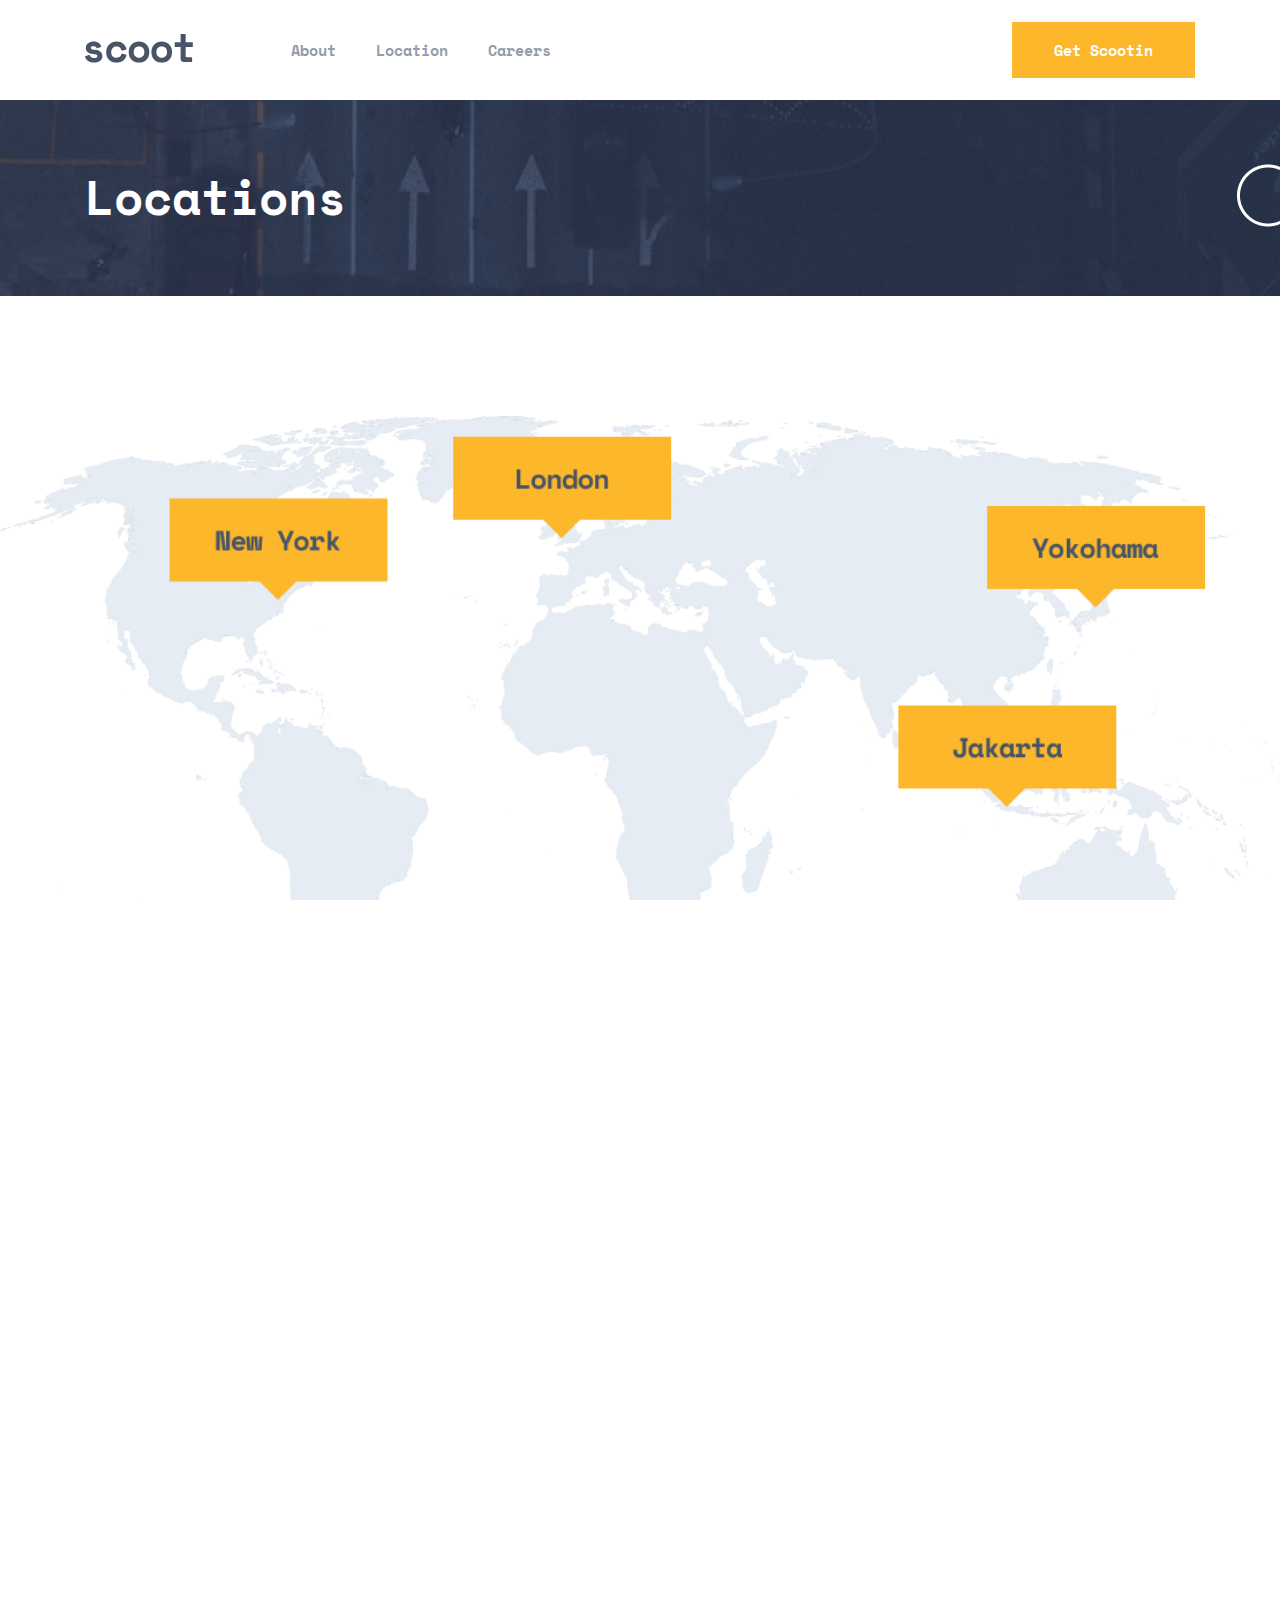
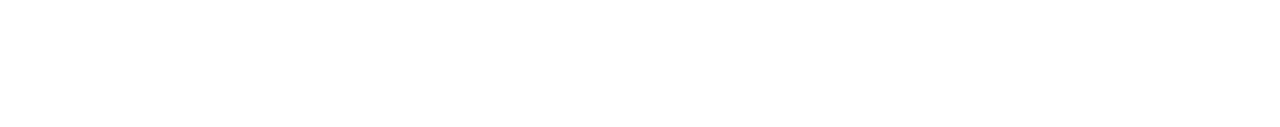
<file: public/assets/pages/location.html>
<!DOCTYPE html>
<html lang="en">
  <head>
    <meta charset="UTF-8" />
    <meta http-equiv="X-UA-Compatible" content="IE=edge" />
    <meta name="viewport" content="width=device-width, initial-scale=1.0" />
    <title>Scoot</title>
    <link rel="stylesheet" href="..//css/styles.css" />
  </head>
  <body>
    <!--Header Start!  -->
    <header class="header bg-clr-all">
      <div class="top-nav max-wdth">
        <div class="logo-and-nav-box">
          <a href="../../index.html">
            <img src="..//images/svg/logo-black.svg" alt="Logo icon" />
          </a>
          <nav class="hed-nav">
            <ul class="hed-nav-list">
              <li class="hed-nav-list-item">
                <a href="./about.html" class="hed-nav-list-item-link">About</a>
              </li>
              <li class="hed-nav-list-item">
                <a href="./location.html" class="hed-nav-list-item-link"
                  >Location</a
                >
              </li>
              <li class="hed-nav-list-item">
                <a href="./careers.html" class="hed-nav-list-item-link"
                  >Careers</a
                >
              </li>
            </ul>
          </nav>
        </div>
        <a href="#" class="nav-get-link get-link">Get Scootin</a>
      </div>
    </header>
    <!--Header end!  -->
    <!-- Main Start! -->
    <main class="main">
      <!-- Hero bg box Start! -->
      <div class="careers-hero-bg about-hero-bg-box location-hero-bg">
        <div class="about-hero max-wdth">
          <h1 class="about-hero-title">Locations</h1>
        </div>
      </div>
      <!-- Hero bg box end! -->
      <!-- Main bg img Start! -->
      <section class="main-bg-map bg-clr-all">
        <div class="main-img-box"></div>
      </section>
      <!-- Map-text-row Start -->
      <section class="map-text max-wdth">
        <div class="map-box-row">
          <h3 class="map-tex">New York</h3>
        </div>
        <div class="map-box-row">
          <h3 class="map-tex">London</h3>
        </div>
        <div class="map-box-row">
          <h3 class="map-tex">Jakarta</h3>
        </div>
        <div class="map-box-row">
          <h3 class="map-tex">Yokohama</h3>
        </div>
      </section>
      <!-- Map-text-row end -->
      <section class="main-img max-wdth">
        <div class="location-bottom-box">
          <div class="locat-bot-text-box">
            <h1 class="locat-title">Your city not listed?</h1>
            <div class="local-text-con">
              <p class="locat-text">
                If you’d like to see Scoot in your hometown, be sure to let us
                know. We track requests and plan launches based on demand. Feel
                free to message us by clicking the link or messaging us on
                social.
              </p>
            </div>
          </div>
          <buttom class="messeg-us get-link">Message Us</buttom>
        </div>
      </section>
      <!-- Main bg img end! -->
      <!-- Sign up container Start! -->
      <section class="sign-up-bg bg-clr-all">
        <div class="sign-up-bg-img"></div>
        <div class="sign-up-max max-wdth">
          <div class="sign-up-box-left">
            <h1 class="sign-up-box-left-title">Sign up and Scoot off today</h1>
          </div>
          <div class="sign-up-box-right">
            <div class="brand-box">
              <img src="../images/svg/apple-icon.svg" alt="" />
              <div class="sign-up-box-right-text-box">
                <p class="sign-up-box-right-text-box-title">Available on the</p>
                <img src="../images/svg/AppStore.svg" alt="" />
              </div>
            </div>
            <div class="brand-box">
              <img src="../images/svg/play-store-icon.svg" alt="" />
              <div class="sign-up-box-right-text-box">
                <p class="sign-up-box-right-text-box-title">Get it on</p>
                <img src="../images/svg/GooglePlay.svg" alt="" />
              </div>
            </div>
          </div>
        </div>
      </section>
      <!-- Sign up container end! -->
    </main>
    <!-- Main end! -->
    <!-- Footer Start!-->
    <footer class="footer bg-clr-all">
      <div class="bot-nav max-wdth">
        <div class="logo-and-nav-box">
          <a href="../../index.html">
            <img src="..//images/svg/logo-white.svg" alt="Logo icon" />
          </a>
          <nav class="fot-nav">
            <ul class="fot-nav-list">
              <li class="fot-nav-list-item">
                <a
                  href="./about.html"
                  class="fot-nav-list-item-link clr-dim-gray"
                  >About</a
                >
              </li>
              <li class="fot-nav-list-item">
                <a href="#" class="fot-nav-list-item-link clr-dim-gray"
                  >Location</a
                >
              </li>
              <li class="fot-nav-list-item">
                <a
                  href="./careers.html"
                  class="fot-nav-list-item-link clr-dim-gray"
                  >Careers</a
                >
              </li>
            </ul>
          </nav>
        </div>
        <div class="icons-box">
          <a href="#" class="fot-icon"
            ><svg
              width="24"
              height="24"
              viewBox="0 0 24 24"
              fill="#ffffff"
              xmlns="http://www.w3.org/2000/svg"
            >
              <path
                class="fot-iconb"
                d="M22.675 0H1.325C0.593 0 0 0.593 0 1.325V22.676C0 23.407 0.593 24 1.325 24H12.82V14.706H9.692V11.084H12.82V8.413C12.82 5.313 14.713 3.625 17.479 3.625C18.804 3.625 19.942 3.724 20.274 3.768V7.008L18.356 7.009C16.852 7.009 16.561 7.724 16.561 8.772V11.085H20.148L19.681 14.707H16.561V24H22.677C23.407 24 24 23.407 24 22.675V1.325C24 0.593 23.407 0 22.675 0Z"
                fill="#FCB72B"
              /></svg
          ></a>
          <a href="#" class="fot-icon"
            ><svg
              width="24"
              height="20"
              viewBox="0 0 24 20"
              fill="none"
              xmlns="http://www.w3.org/2000/svg"
            >
              <path
                class="fot-iconb"
                d="M24 2.55699C23.117 2.94899 22.168 3.21299 21.172 3.33199C22.189 2.72299 22.97 1.75799 23.337 0.607986C22.386 1.17199 21.332 1.58199 20.21 1.80299C19.313 0.845986 18.032 0.247986 16.616 0.247986C13.437 0.247986 11.101 3.21399 11.819 6.29299C7.728 6.08799 4.1 4.12799 1.671 1.14899C0.381 3.36199 1.002 6.25699 3.194 7.72299C2.388 7.69699 1.628 7.47599 0.965 7.10699C0.911 9.38799 2.546 11.522 4.914 11.997C4.221 12.185 3.462 12.229 2.69 12.081C3.316 14.037 5.134 15.46 7.29 15.5C5.22 17.123 2.612 17.848 0 17.54C2.179 18.937 4.768 19.752 7.548 19.752C16.69 19.752 21.855 12.031 21.543 5.10599C22.505 4.41099 23.34 3.54399 24 2.55699Z"
                fill="#FCB72B"
              />
            </svg>
          </a>
          <a href="#" class="fot-icon"
            ><svg
              width="24"
              height="24"
              viewBox="0 0 24 24"
              fill="none"
              xmlns="http://www.w3.org/2000/svg"
            >
              <path
                fill-rule="evenodd"
                clip-rule="evenodd"
                d="M12 0C8.741 0 8.333 0.014 7.053 0.072C2.695 0.272 0.273 2.69 0.073 7.052C0.014 8.333 0 8.741 0 12C0 15.259 0.014 15.668 0.072 16.948C0.272 21.306 2.69 23.728 7.052 23.928C8.333 23.986 8.741 24 12 24C15.259 24 15.668 23.986 16.948 23.928C21.302 23.728 23.73 21.31 23.927 16.948C23.986 15.668 24 15.259 24 12C24 8.741 23.986 8.333 23.928 7.053C23.732 2.699 21.311 0.273 16.949 0.073C15.668 0.014 15.259 0 12 0ZM12 2.163C15.204 2.163 15.584 2.175 16.85 2.233C20.102 2.381 21.621 3.924 21.769 7.152C21.827 8.417 21.838 8.797 21.838 12.001C21.838 15.206 21.826 15.585 21.769 16.85C21.62 20.075 20.105 21.621 16.85 21.769C15.584 21.827 15.206 21.839 12 21.839C8.796 21.839 8.416 21.827 7.151 21.769C3.891 21.62 2.38 20.07 2.232 16.849C2.174 15.584 2.162 15.205 2.162 12C2.162 8.796 2.175 8.417 2.232 7.151C2.381 3.924 3.896 2.38 7.151 2.232C8.417 2.175 8.796 2.163 12 2.163ZM5.838 12C5.838 8.597 8.597 5.838 12 5.838C15.403 5.838 18.162 8.597 18.162 12C18.162 15.404 15.403 18.163 12 18.163C8.597 18.163 5.838 15.403 5.838 12ZM12 16C9.791 16 8 14.21 8 12C8 9.791 9.791 8 12 8C14.209 8 16 9.791 16 12C16 14.21 14.209 16 12 16ZM16.965 5.595C16.965 4.8 17.61 4.155 18.406 4.155C19.201 4.155 19.845 4.8 19.845 5.595C19.845 6.39 19.201 7.035 18.406 7.035C17.61 7.035 16.965 6.39 16.965 5.595Z"
                fill="#FCB72B"
              />
            </svg>
          </a>
        </div>
      </div>
    </footer>
    <!-- Footer end!-->
  </body>
</html>
</file>
<file: public/assets/css/styles.css>
.center-image {
  display: block;
  margin: 0 auto;
}

.bg-clr-all {
  width: 100%;
  position: relative;
}

.max-wdth {
  max-width: 1110px;
  margin-left: auto;
  margin-right: auto;
}

.clr-dim-gray {
  color: #939CAA;
}

@media (max-width: 950px) {
  .max-wdth {
    max-width: 920px !important;
  }
}
@media (max-width: 640px) {
  .max-wdth {
    max-width: 590px !important;
  }
}
@media (max-width: 600px) {
  .max-wdth {
    max-width: 570px !important;
  }
}
@media (max-width: 550px) {
  .max-wdth {
    max-width: 510px !important;
  }
}
@media (max-width: 500px) {
  .max-wdth {
    max-width: 470px !important;
  }
}
.rotate-me {
  animation: rotating 1s linear infinite;
}

@keyframes rotating {
  from {
    transform: rotate(0deg);
  }
  to {
    transform: rotate(360deg);
  }
}
html,
body {
  padding: 0;
  margin: 0;
  width: 100%;
  height: 100%;
  overflow-y: auto;
  overflow-x: hidden;
  -webkit-user-select: none;
  -webkit-tap-highlight-color: transparent;
}

main {
  flex-grow: 1;
}

body {
  font-size: 62.5%;
  font-family: Space Mono;
}

.footer {
  background-color: #333A44;
  bottom: 0;
}

.bot-nav {
  display: flex;
  padding: 35px 0;
  display: flex;
  justify-content: space-between;
  align-items: center;
}
.bot-nav .icons-box {
  display: flex;
  align-items: center;
  gap: 24px;
}
.bot-nav .icons-box .fot-icon:hover path {
  fill: #E5ECF4;
}
.bot-nav .logo-and-nav-box {
  display: flex;
  align-items: center;
  gap: 58px;
}
.bot-nav .logo-and-nav-box .fot-nav-list {
  display: flex;
  justify-content: space-between;
  align-items: center;
  list-style: none;
  gap: 40px;
  margin: 0;
  padding: 0;
}
.bot-nav .logo-and-nav-box .fot-nav-list-item-link {
  font-family: Space Mono;
  font-size: 1.5em;
  color: #939CAA;
  font-weight: 700;
  font-style: normal;
  text-align: left;
  text-decoration: none;
  transition: all 0.3s;
}
.bot-nav .logo-and-nav-box .fot-nav-list-item-link:hover {
  color: #FCB72B;
}

@media (max-width: 570px) {
  .bot-nav {
    display: flex;
    flex-direction: column;
  }
  .bot-nav .logo-and-nav-box {
    display: flex;
    flex-direction: column;
  }
  .bot-nav .logo-and-nav-box .fot-nav-list {
    display: flex;
    flex-direction: column;
    gap: 16px;
    margin-bottom: 87px;
  }
}
.header {
  background-color: rgb(255, 255, 255);
  position: fixed;
  z-index: 1;
  top: 0;
}

.top-nav {
  display: flex;
  align-items: center;
  justify-content: space-between;
  padding: 22px 0;
}
.top-nav .logo-and-nav-box {
  display: flex;
  align-items: center;
  gap: 58px;
}
.top-nav .logo-and-nav-box .hed-nav-list {
  display: flex;
  list-style: none;
  gap: 40px;
}
.top-nav .logo-and-nav-box .hed-nav-list-item-link {
  font-family: Space Mono;
  font-size: 1.5em;
  color: #939CAA;
  font-weight: 700;
  font-style: normal;
  text-align: left;
  text-decoration: none;
  transition: all 0.3s;
}
.top-nav .logo-and-nav-box .hed-nav-list-item-link:hover {
  color: #FCB72B;
}

@media (max-width: 640px) {
  .hed-nav {
    display: none;
  }
  .hed-nav-list {
    display: none;
  }
}
@media (max-width: 375px) {
  .hed-nav {
    display: none;
  }
  .nav-get-link {
    display: none;
  }
  .top-nav {
    justify-content: center;
  }
}
.sign-up-bg {
  background-color: #495567;
}
.sign-up-bg .sign-up-bg-img {
  background-image: url("../images/svg/sign-up-bg-img.png");
  width: 998px;
  height: 150px;
  position: absolute;
  bottom: 0;
  right: 0;
}

.sign-up-max {
  display: flex;
  justify-content: space-between;
  padding: 102px 0;
}
.sign-up-max .sign-up-box-left {
  width: 40%;
}
.sign-up-max .sign-up-box-left-title {
  font-family: Space Mono;
  font-size: 4.8em;
  color: #Ffffff;
  font-weight: 700;
  font-style: normal;
  text-align: left;
  line-height: 48px;
  margin: 0;
}
.sign-up-max .sign-up-box-right {
  width: 50%;
  display: flex;
  justify-content: right;
  align-items: center;
  gap: 18px;
}
.sign-up-max .sign-up-box-right .brand-box {
  height: 56px;
  border-radius: 4px;
  display: flex;
  align-items: center;
  gap: 12px;
  padding: 8px 16px;
  background-color: #E5ECF4;
}
.sign-up-max .sign-up-box-right .brand-box .sign-up-box-right-text-box-title {
  font-family: Space Mono;
  font-size: 1em;
  color: #495567;
  font-weight: 700;
  font-style: normal;
  text-align: left;
  line-height: 14px;
  margin: 0;
}
.sign-up-max .sign-up-box-right .brand-box .sign-up-box-right-text-box-text {
  font-family: Space Mono;
  font-size: 2em;
  color: #495567;
  font-weight: 700;
  font-style: normal;
  text-align: left;
  line-height: 24px;
  margin: 0;
}

@media (max-width: 768px) {
  .sign-up-max {
    display: flex;
    flex-direction: column;
    gap: 40px;
    align-items: center;
  }
  .sign-up-max .sign-up-box-left {
    width: 70%;
  }
  .sign-up-max .sign-up-box-left-title {
    text-align: center;
  }
}
@media (max-width: 470px) {
  .sign-up-max {
    display: flex;
    flex-direction: column;
    gap: 40px;
    justify-content: center;
  }
  .sign-up-max .sign-up-box-left {
    width: 90%;
  }
  .sign-up-max .sign-up-box-left-title {
    text-align: center;
  }
  .sign-up-max .sign-up-box-right {
    width: 90%;
    justify-content: center;
  }
}
.about-hero-bg-box {
  margin-top: 96px;
  width: 100%;
  height: 200px;
  background-image: url("../images/png/about-hero-bg-img.png");
  background-repeat: no-repeat;
  background-size: cover;
  display: flex;
  align-items: center;
}
.about-hero-bg-box .about-hero {
  width: 100%;
}
.about-hero-bg-box .about-hero .about-hero-title {
  font-family: Space Mono;
  font-size: 4.8em;
  color: #Ffffff;
  font-weight: 700;
  font-style: normal;
  text-align: left;
}

.careers-hero-bg {
  background-image: url("../images/png/careers-hero-bg-img.png") !important;
}

@media (max-width: 768px) {
  .careers-hero-bg {
    background-image: url("../images/png/careers-hero-bg-img-tablet.png") !important;
  }
  .about-hero-bg-box {
    background-image: url("../images/png/about-hero-bg-img-tablet.png") !important;
  }
  .location-hero-bg {
    background-image: url("../images/png/location-hero-bg-img-tablet.png") !important;
  }
}
@media (max-width: 375px) {
  .careers-hero-bg {
    background-image: url("../images/png/careers-hero-bg-img-mobile.png") !important;
  }
  .about-hero-bg-box {
    background-image: url("../images/png/about-hero-bg-img-mobile.png") !important;
  }
  .location-hero-bg {
    background-image: url("../images/png/location-hero-bg-img-mobile.png") !important;
  }
}
.get-link {
  font-family: Space Mono;
  font-size: 1.5em;
  color: #Ffffff;
  font-weight: 700;
  font-style: normal;
  text-align: left;
  padding: 14px 39px;
  text-decoration: none;
  background-color: #FCB72B;
  border: 3px solid #FCB72B;
  transition: all 0.3s;
}

.get-link:hover {
  background-color: transparent;
  color: #FCB72B;
}

.learn-link {
  font-family: Space Mono;
  font-size: 1.5em;
  color: #Ffffff;
  font-weight: 700;
  font-style: normal;
  text-align: left;
  width: 180px;
  display: inline-block;
  text-align: center;
  padding: 14px 0px;
  text-decoration: none;
  background-color: #FCB72B;
  border: 3px solid #FCB72B;
  transition: all 0.3s;
}

.learn-link:hover {
  background-color: transparent;
  color: #FCB72B;
}

.info-max-about {
  padding-top: 120px;
  padding-bottom: 78px !important;
}

.about-info-bg-img-one {
  background-image: url("../images/png/about-page-info-img-one.png");
}

.about-info-bg-img-two {
  background-image: url("../images/png/about-page-info-img-two.png");
}

.about-info-bg-img-one::before {
  content: "";
  width: 734px;
  height: 445px;
  background: url("../images/svg/about-page-info-arrow-one.png");
  background-repeat: no-repeat;
  position: absolute;
  top: 286px;
  right: -165px;
}

.about-info-bg-img-one::after {
  content: "";
  width: 445px;
  height: 445px;
  background: url("../images/svg/primary-rounded.png");
  background-repeat: no-repeat;
  position: absolute;
  top: 0px;
  right: -509px;
  z-index: -1;
}

.about-info-bg-img-two::before {
  content: "";
  width: 734px;
  height: 445px;
  background: url("../images/svg/about-page-info-arrow-two.png");
  background-repeat: no-repeat;
  position: absolute;
  top: 0px;
  left: -176px;
}

.about-info-bg-img-two::after {
  content: "";
  width: 445px;
  height: 445px;
  background: url("../images/svg/primary-rounded.png");
  background-repeat: no-repeat;
  position: absolute;
  top: 0px;
  left: -509px;
  z-index: -1;
}

.our-values-bg .about-prmary-rounded {
  position: absolute;
  left: -325px;
  top: -15px;
}

.our-values-max {
  text-align: center;
  padding-top: 120px;
  padding-bottom: 60px;
}
.our-values-max .our-values-title {
  font-family: Space Mono;
  font-size: 4.8em;
  color: #495567;
  font-weight: 700;
  font-style: normal;
  text-align: center;
  margin: 0;
  margin-bottom: 103px;
  line-height: 25px;
}
.our-values-max .ourval-card-row {
  display: flex;
  gap: 30px;
  flex-wrap: wrap;
}
.our-values-max .ourval-card-row .our-values-card-bg-img-box {
  width: 240px;
  height: 240px;
  border-radius: 50%;
  margin-left: auto;
  margin-right: auto;
  position: relative !important;
}
.our-values-max .ourval-card-row .our-val-bg-img-box-one {
  background-image: url("../images/png/about-our-bg-img-one.png");
}
.our-values-max .ourval-card-row .our-val-bg-img-box-two {
  background-image: url("../images/png/about-our-bg-img-two.png");
}
.our-values-max .ourval-card-row .our-val-bg-img-box-three {
  background-image: url("../images/png/about-our-bg-img-three.png");
}
.our-values-max .ourval-card-row .our-values-card {
  width: 350px;
  display: flex;
  flex-direction: column;
  justify-content: center;
  gap: 87px;
}
.our-values-max .ourval-card-row .our-values-card .our-value-card-title {
  font-family: Space Mono;
  font-size: 2.4em;
  color: #495567;
  font-weight: 700;
  font-style: normal;
  text-align: center;
  line-height: 24px;
}
.our-values-max .ourval-card-row .our-values-card .our-value-card-text {
  font-family: Lexend Deca;
  font-size: 1.5em;
  color: #495567;
  font-weight: 400;
  font-style: normal;
  text-align: center;
  line-height: 25px;
}
.our-values-max .ourval-card-row .our-val-bg-img-box-one::after {
  content: "";
  width: 96px;
  height: 96px;
  background: url("../images/png/about-our-bg-img-one-after-img.png");
  background-repeat: no-repeat;
  position: absolute;
  bottom: -66px;
  left: 68px;
}
.our-values-max .ourval-card-row .our-val-bg-img-box-two::after {
  content: "";
  width: 96px;
  height: 96px;
  background: url("../images/png/about-our-bg-img-two-after-img.png");
  background-repeat: no-repeat;
  position: absolute;
  bottom: -66px;
  left: 68px;
}
.our-values-max .ourval-card-row .our-val-bg-img-box-three::after {
  content: "";
  width: 96px;
  height: 96px;
  background: url("../images/png/about-our-bg-img-three-after-img.png");
  background-repeat: no-repeat;
  position: absolute;
  bottom: -66px;
  left: 68px;
}

.faq-max {
  padding-bottom: 160px;
}
.faq-max .faq-title {
  font-family: Lexend Deca;
  font-size: 4.8em;
  color: #495567;
  font-weight: 700;
  font-style: normal;
  text-align: center;
  line-height: 4.8em;
}
.faq-max .faq-row {
  width: 100%;
  display: flex;
  align-items: baseline;
  gap: 30px;
}
.faq-max .faq-row .faq-row-title-box {
  width: 30%;
  text-align: center;
}
.faq-max .faq-row .faq-row-title-box .faq-row-title {
  font-family: Space Mono;
  font-size: 4em;
  color: #495567;
  font-weight: 700;
  font-style: normal;
  text-align: center;
  line-height: 4.8em;
  margin: 0;
}
.faq-max .faq-row .faq-row-dropdown-box {
  width: 70%;
  display: flex;
  flex-direction: column;
  gap: 16px;
}
.faq-max .faq-row .faq-row-dropdown-box .faq-dropdown-box {
  padding: 32px 40px;
  background-color: #F2F5F9;
}
.faq-max .faq-row .faq-row-dropdown-box .faq-dropdown-box .faq-dropdawn-title {
  font-family: Space Mono;
  font-size: 2.4em;
  color: #495567;
  font-weight: 700;
  font-style: normal;
  text-align: left;
  line-height: 2.8em;
  margin: 0;
}
.faq-max .faq-row .faq-row-dropdown-box .faq-dropdown-box .faq-dropdawn-text {
  font-family: Lexend Deca;
  font-size: 1.5em;
  color: #495567;
  font-weight: 400;
  font-style: normal;
  text-align: left;
  line-height: 1.5em;
  margin: 0;
}

@media (max-width: 786px) {
  .ourval-card-row {
    display: flex;
    justify-content: center;
  }
  .faq-title {
    line-height: 0px !important;
    margin-bottom: 1.5em;
  }
  .faq-row-title {
    line-height: 3.2em !important;
  }
  .faq-row {
    display: flex;
    flex-direction: column;
  }
  .faq-row .faq-row-title-box {
    width: 100% !important;
  }
  .faq-row .faq-row-dropdown-box {
    width: 100% !important;
  }
}
@media (max-width: 480px) {
  .about-prmary-rounded {
    display: none;
  }
}
.hero {
  margin-top: -7px;
  background-image: url("../images/png/home-page-hero-bg-img.png");
  background-repeat: no-repeat;
  background-size: cover;
  margin-top: 96px;
  padding-top: 153px;
  padding-bottom: 152px;
}

.hero-box {
  width: 100%;
  text-align: left;
}
.hero-box-text-box {
  width: 49%;
}
.hero-box-text-box .text-and-get-link-box {
  padding-left: 94px;
  position: relative;
}
.hero-box-text-box-title {
  font-family: Space Mono;
  font-size: 56px;
  color: #fff;
  font-weight: 400;
  font-style: normal;
  text-align: left;
  line-height: 56px;
  margin: 0;
  margin-bottom: 40px;
}
.hero-box-text-box-text {
  font-family: Lexend Deca;
  font-size: 15px;
  color: #fff;
  font-weight: 400;
  font-style: normal;
  text-align: justify-content;
  line-height: 25px;
  margin: 0;
  margin-bottom: 54px;
}
.hero-box-text-box-text::before {
  width: 202px;
  height: 15px;
  content: "";
  background: url("../images/svg/home-page-hero-arrow-left.png");
  background-repeat: no-repeat;
  position: absolute;
  top: 50px;
  left: -170px;
}
.hero-box-text-box-text::after {
  width: 460px;
  height: 150px;
  content: "";
  background: url("../images/svg/home-page-hero-arrow-right.png");
  background-repeat: no-repeat;
  position: absolute;
  top: 50px;
  right: -496px;
}

.hero-cards-container-bg {
  background-color: #ffffff;
  padding-top: 160px;
  padding-bottom: 147px;
}

.hero-cards-max {
  display: flex;
  justify-content: space-between;
  position: relative;
  flex-wrap: wrap;
}
.hero-cards-max .path-hero-card {
  width: 100%;
  height: 15px;
  background-image: url("../images/png/home-page-hero-path-img.png");
  background-repeat: no-repeat;
  position: absolute;
  top: 48px;
  left: -200px;
  z-index: -1;
}
.hero-cards-max-card {
  width: 350px;
  display: flex;
  flex-direction: column;
  gap: 40px;
}
.hero-cards-max-card-img {
  width: 96px;
}
.hero-cards-max-card-text-box-title {
  font-family: Space Mono;
  font-size: 2.4em;
  color: #495567;
  font-weight: 700;
  font-style: normal;
  text-align: left;
  margin-top: 0;
  margin-bottom: 27px;
}
.hero-cards-max-card-text-box-text {
  font-family: Space Mono;
  font-size: 1.5em;
  color: #939CAA;
  font-weight: 400;
  font-style: normal;
  text-align: justify-content;
  margin-top: 0;
  margin-bottom: 0;
  line-height: 25px;
}

.infofo-container-bg {
  overflow: hidden;
}

.info-max {
  display: flex;
  flex-direction: column;
  gap: 160px;
  padding-bottom: 307px;
}

.info-row {
  position: relative;
  display: flex;
  justify-content: space-between;
  align-items: center;
}
.info-row-box-left {
  width: 50%;
  display: flex;
  flex-direction: column;
  gap: 40px;
}
.info-row-box-left .info-row-box-text-box {
  width: 90%;
  display: flex;
  flex-direction: column;
  gap: 24px;
}
.info-row-box-left .info-row-box-text-box-title {
  font-family: Space Mono;
  font-size: 4.8em;
  color: #495567;
  font-weight: 700;
  font-style: normal;
  text-align: left;
  margin: 0;
  line-height: 48px;
}
.info-row-box-left .info-row-box-text-box-text {
  font-family: Lexend Deca;
  font-size: 1.5em;
  color: #939CAA;
  font-weight: 400;
  font-style: normal;
  text-align: justify-content;
  margin: 0;
  line-height: 25px;
}
.info-row .info-row-box-rigth {
  display: flex;
  align-items: center;
  justify-content: right;
}
.info-row .info-row-box-rigth-bg-img {
  width: 445px;
  height: 445px;
  border-radius: 50%;
  background-repeat: no-repeat;
}
.info-row .info-row-box-rigth .info-bg-img-one {
  background-image: url("../images/png/home-page-info-img-one.png");
}
.info-row .info-row-box-rigth .info-bg-img-two {
  background-image: url("../images/png/home-page-info-img-two.png");
}
.info-row .info-row-box-rigth .info-bg-img-three {
  background-image: url("../images/png/home-page-info-img-three.png");
}
.info-row .info-row-box-rigth .info-rounded-img {
  width: 445px;
  height: 445px;
  border-radius: 50%;
  display: block;
  z-index: -1;
}
.info-row .info-row-box-rigth .info-bg-img-one::before {
  content: "";
  width: 734px;
  height: 445px;
  background: url("../images/svg/home-page-info-arrow-one.png");
  background-repeat: no-repeat;
  position: absolute;
  top: 322px;
  right: -165px;
}
.info-row .info-row-box-rigth .info-bg-img-one::after {
  content: "";
  width: 445px;
  height: 445px;
  background: url("../images/svg/primary-rounded.png");
  background-repeat: no-repeat;
  position: absolute;
  top: 0px;
  right: -509px;
  z-index: -1;
}
.info-row .info-row-box-rigth .info-bg-img-two::before {
  content: "";
  width: 734px;
  height: 445px;
  background: url("../images/svg/home-page-info-arrow-two.png");
  background-repeat: no-repeat;
  position: absolute;
  top: 0px;
  left: -546px;
}
.info-row .info-row-box-rigth .info-bg-img-two::after {
  content: "";
  width: 445px;
  height: 445px;
  background: url("../images/svg/primary-rounded.png");
  background-repeat: no-repeat;
  position: absolute;
  top: 0px;
  left: -509px;
  z-index: -1;
}
.info-row .info-row-box-rigth .info-bg-img-three::before {
  content: "";
  width: 734px;
  height: 445px;
  background: url("../images/svg/home-page-info-arrow-three.png");
  background-repeat: no-repeat;
  position: absolute;
  top: 85px;
  right: -543px;
}
.info-row .info-row-box-rigth .info-bg-img-three::after {
  content: "";
  width: 445px;
  height: 445px;
  background: url("../images/svg/primary-rounded.png");
  background-repeat: no-repeat;
  position: absolute;
  top: 0px;
  right: -509px;
  z-index: -1;
}

.info-row-two {
  flex-direction: row-reverse;
}

@media (max-width: 768px) {
  .max-wdth {
    max-width: 689px;
  }
  .hed-nav-list {
    gap: 32px !important;
  }
  .hero {
    background-image: url("../images/png/home-page-hero-bg-img-tablet.png");
    padding-bottom: 217px;
  }
  .hero-box {
    display: flex;
    flex-direction: column;
  }
  .hero-box-text-box {
    width: 80%;
    margin-left: auto;
    margin-right: auto;
    text-align: center;
  }
  .hero-box-text-box-title {
    text-align: center;
  }
  .hero-box .hero-box-text-box-text::before {
    display: none;
  }
  .hero-box .hero-box-text-box-text::after {
    left: -236px;
    top: 155px;
  }
  .hero-box .text-and-get-link-box {
    padding: 0;
  }
  .hero-cards-max {
    justify-content: center;
    gap: 40px;
  }
  .hero-cards-max-card {
    width: 573px;
    display: flex;
    flex-direction: row;
  }
  .hero-cards-max-card-text-box {
    display: flex;
    flex-direction: column;
  }
  .info-row {
    width: 100%;
    flex-direction: column-reverse;
  }
  .info-row-box-left {
    width: 85%;
    text-align: center;
  }
  .info-row-box-left .learn-link {
    margin: auto;
  }
  .info-row-box-left .info-row-box-text-box-title {
    text-align: center;
  }
  .info-row .info-bg-img-one::before {
    left: 0px;
  }
  .info-row .info-bg-img-two::before {
    left: -430px !important;
  }
  .info-row .info-bg-img-three::before {
    right: -430px !important;
  }
  .info-row-one {
    gap: 56px;
  }
  .info-row-two {
    gap: 64px;
  }
  .info-row-three {
    gap: 64px;
  }
  .sign-up-max {
    display: flex;
    flex-direction: column;
    gap: 40px;
    align-items: center;
  }
  .sign-up-max .sign-up-box-left {
    width: 70%;
  }
  .sign-up-max .sign-up-box-left-title {
    text-align: center;
  }
}
@media (max-width: 375px) {
  .max-wdth {
    max-width: 311px;
  }
  .hero-box-text-box-title {
    font-size: 40px;
    line-height: 40px;
  }
  .hero-box .hero-box-text-box-text::after {
    left: -380px;
    top: 216px;
  }
  .hero-cards-max-card {
    display: flex;
    text-align: center;
    flex-direction: column;
  }
  .hero-cards-max-card-text-box {
    text-align: center;
    display: flex;
    flex-direction: column;
  }
  .hero-cards-max-card-text-box-title {
    text-align: center;
  }
  .hero-cards-max-card .hero-cards-max-card-img {
    margin-left: auto;
    margin-right: auto;
  }
  .info-row-box-rigth-bg-img {
    width: 311px !important;
    height: 311px !important;
  }
  .info-bg-img-one {
    background-image: url("../images/png/home-page-info-img-one-mobile.png") !important;
  }
  .info-bg-img-two {
    background-image: url("../images/png/home-page-info-img-two-mobile.png") !important;
  }
  .info-bg-img-three {
    background-image: url("../images/png/home-page-info-img-three-mobile.png") !important;
  }
  .info-bg-img-one::before {
    top: 165px !important;
  }
  .info-bg-img-two::before {
    left: -81px !important;
  }
  .sign-up-box-left {
    width: 100% !important;
  }
  .sign-up-box-right {
    width: 100% !important;
  }
  .sign-up-box-right .brand-box {
    width: 113px;
  }
}
.main-bg-map {
  padding: 120px 0;
}
.main-bg-map .main-img-box {
  width: 100%;
  padding: 281px 0;
  background-image: url("../images/png/location-main-img.png");
  background-size: cover;
  background-repeat: no-repeat;
}

.location-bottom-box {
  display: flex;
  justify-content: space-between;
  padding-bottom: 120px;
  align-items: center;
}
.location-bottom-box .locat-bot-text-box {
  display: flex;
  gap: 30px;
}
.location-bottom-box .locat-bot-text-box .locat-title {
  font-family: Space Mono;
  font-size: 4.8em;
  color: #495567;
  font-weight: 700;
  font-style: normal;
  text-align: left;
  margin: 0;
  line-height: 1.1em;
  display: inline-block;
  width: 351px;
}
.location-bottom-box .locat-bot-text-box .local-text-con {
  width: 445px;
}
.location-bottom-box .locat-bot-text-box .locat-text {
  font-family: Lexend Deca;
  font-size: 1.5em;
  color: #939CAA;
  font-weight: 400;
  font-style: normal;
  text-align: left;
  margin: 0;
  line-height: 1.5em;
}
.location-bottom-box .messeg-us {
  width: 180px;
  height: 53px;
  display: flex;
  align-items: center;
  text-align: center;
  box-sizing: border-box;
}

.map-text {
  display: none;
  padding: 0 32px;
  flex-direction: column;
  gap: 16px;
  padding-bottom: 72px;
}
.map-text .map-box-row {
  width: 100%;
  padding: 22px 0;
  background-color: rgba(252, 183, 43, 0.1490196078);
  text-align: center;
}
.map-text .map-box-row .map-tex {
  font-family: Space Mono;
  font-size: 2.4em;
  color: #495567;
  font-weight: 700;
  font-style: normal;
  text-align: center;
  margin: 0;
  line-height: 2.8em;
}

@media (max-width: 1050px) {
  .location-bottom-box {
    flex-direction: column;
    text-align: center;
    align-items: center;
    gap: 40px;
  }
}
@media (max-width: 830px) {
  .max-wdth {
    max-width: 750px !important;
  }
  .location-bottom-box .locat-bot-text-box {
    width: 100%;
    flex-direction: column;
    text-align: center;
    align-items: center;
  }
  .location-bottom-box .locat-bot-text-box .local-text-con {
    width: 100%;
  }
  .main-img-box {
    background-image: url("../images/png/location-main-img-tablet.png");
    padding: 180px 0 !important;
  }
}
@media (max-width: 768px) {
  .locat-title {
    width: 70% !important;
    text-align: center !important;
  }
  .local-text-con {
    width: 80% !important;
    text-align: center !important;
  }
  .local-text-con .locat-text {
    text-align: center !important;
  }
}
@media (max-width: 730px) {
  .main-img-box {
    padding: 150px 0 !important;
  }
}
@media (max-width: 610px) {
  .main-img-box {
    padding: 130px 0 !important;
  }
}
@media (max-width: 530px) {
  .main-img-box {
    padding: 110px 0 !important;
  }
  .local-text-con {
    width: 80% !important;
  }
}
@media (max-width: 460px) {
  .main-img-box {
    background-image: url("../images/png/location-main-img-mobile.png") !important;
    padding: 110px 0 !important;
  }
}
@media (max-width: 420px) {
  .main-img-box {
    background-image: url("../images/png/location-main-img-mobile.png") !important;
    padding: 90px 0 !important;
  }
  .map-text {
    display: flex !important;
  }
}
@media (max-width: 380px) {
  .main-img-box {
    padding: 90px 0 !important;
  }
  .locat-title {
    text-align: center !important;
    font-size: 3.2em !important;
  }
}
.info-careers-bg-img-one {
  background-image: url("../images/png/careers-page-info-img-one.png") !important;
}

.careers-hero {
  padding-top: 120px;
}

.btns-max {
  display: flex;
  flex-direction: column;
  gap: 24px;
  padding-top: 60px;
  padding-bottom: 160px;
}
.btns-max .btns-row {
  width: auto;
  display: flex;
  justify-content: space-between;
  align-items: center;
  padding: 32px 40px;
  background-color: #F2F5F9;
}
.btns-max .btns-row .btns-link {
  width: 180px;
  text-align: center;
  box-sizing: border-box;
}
.btns-max .btns-row .btns-row-text-box .btns-title {
  font-family: Space Mono;
  font-size: 2.4em;
  color: #495567;
  font-weight: 700;
  font-style: normal;
  text-align: center;
  margin: 0;
  line-height: 28px;
}
.btns-max .btns-row .btns-row-text-box .btns-text {
  font-family: Space Mono;
  font-size: 1.5em;
  color: #495567;
  font-weight: 400;
  font-style: normal;
  text-align: left;
  margin: 0;
  line-height: 25px;
}

@media (max-width: 850px) {
  .max-wdth {
    max-width: 820px;
  }
}
@media (max-width: 780px) {
  .max-wdth {
    max-width: 750px;
  }
}
@media (max-width: 690px) {
  .max-wdth {
    max-width: 640px;
  }
}
@media (max-width: 375px) {
  .btns-row {
    width: auto;
    display: flex;
    flex-direction: column;
    text-align: center;
    gap: 16px;
  }
  .btns-row .btns-row-text-box {
    text-align: center;
  }
  .btns-row .btns-row-text-box .btns-text {
    text-align: center;
  }
  .btns-row .btns-link {
    width: 247px !important;
  }
}
/* space-mono-regular - latin */
@font-face {
  font-display: swap; /* Check https://developer.mozilla.org/en-US/docs/Web/CSS/@font-face/font-display for other options. */
  font-family: "Space Mono";
  font-style: normal;
  font-weight: 400;
  src: url("../fonts/space-mono-v12-latin-regular.woff2") format("woff2"), url("../fonts/space-mono-v12-latin-regular.woff") format("woff"); /* Chrome 5+, Firefox 3.6+, IE 9+, Safari 5.1+ */
}
/* space-mono-700 - latin */
@font-face {
  font-display: swap; /* Check https://developer.mozilla.org/en-US/docs/Web/CSS/@font-face/font-display for other options. */
  font-family: "Space Mono";
  font-style: normal;
  font-weight: 700;
  src: url("../fonts/space-mono-v12-latin-700.woff2") format("woff2"), url("../fonts/space-mono-v12-latin-700.woff") format("woff"); /* Chrome 5+, Firefox 3.6+, IE 9+, Safari 5.1+ */
}
/* lexend-deca-regular - latin */
@font-face {
  font-display: swap; /* Check https://developer.mozilla.org/en-US/docs/Web/CSS/@font-face/font-display for other options. */
  font-family: "Lexend Deca";
  font-style: normal;
  font-weight: 400;
  src: url("../fonts/lexend-deca-v17-latin-regular.woff2") format("woff2"), url("../fonts/lexend-deca-v17-latin-regular.woff") format("woff"); /* Chrome 5+, Firefox 3.6+, IE 9+, Safari 5.1+ */
}

/*# sourceMappingURL=styles.css.map */
</file>
